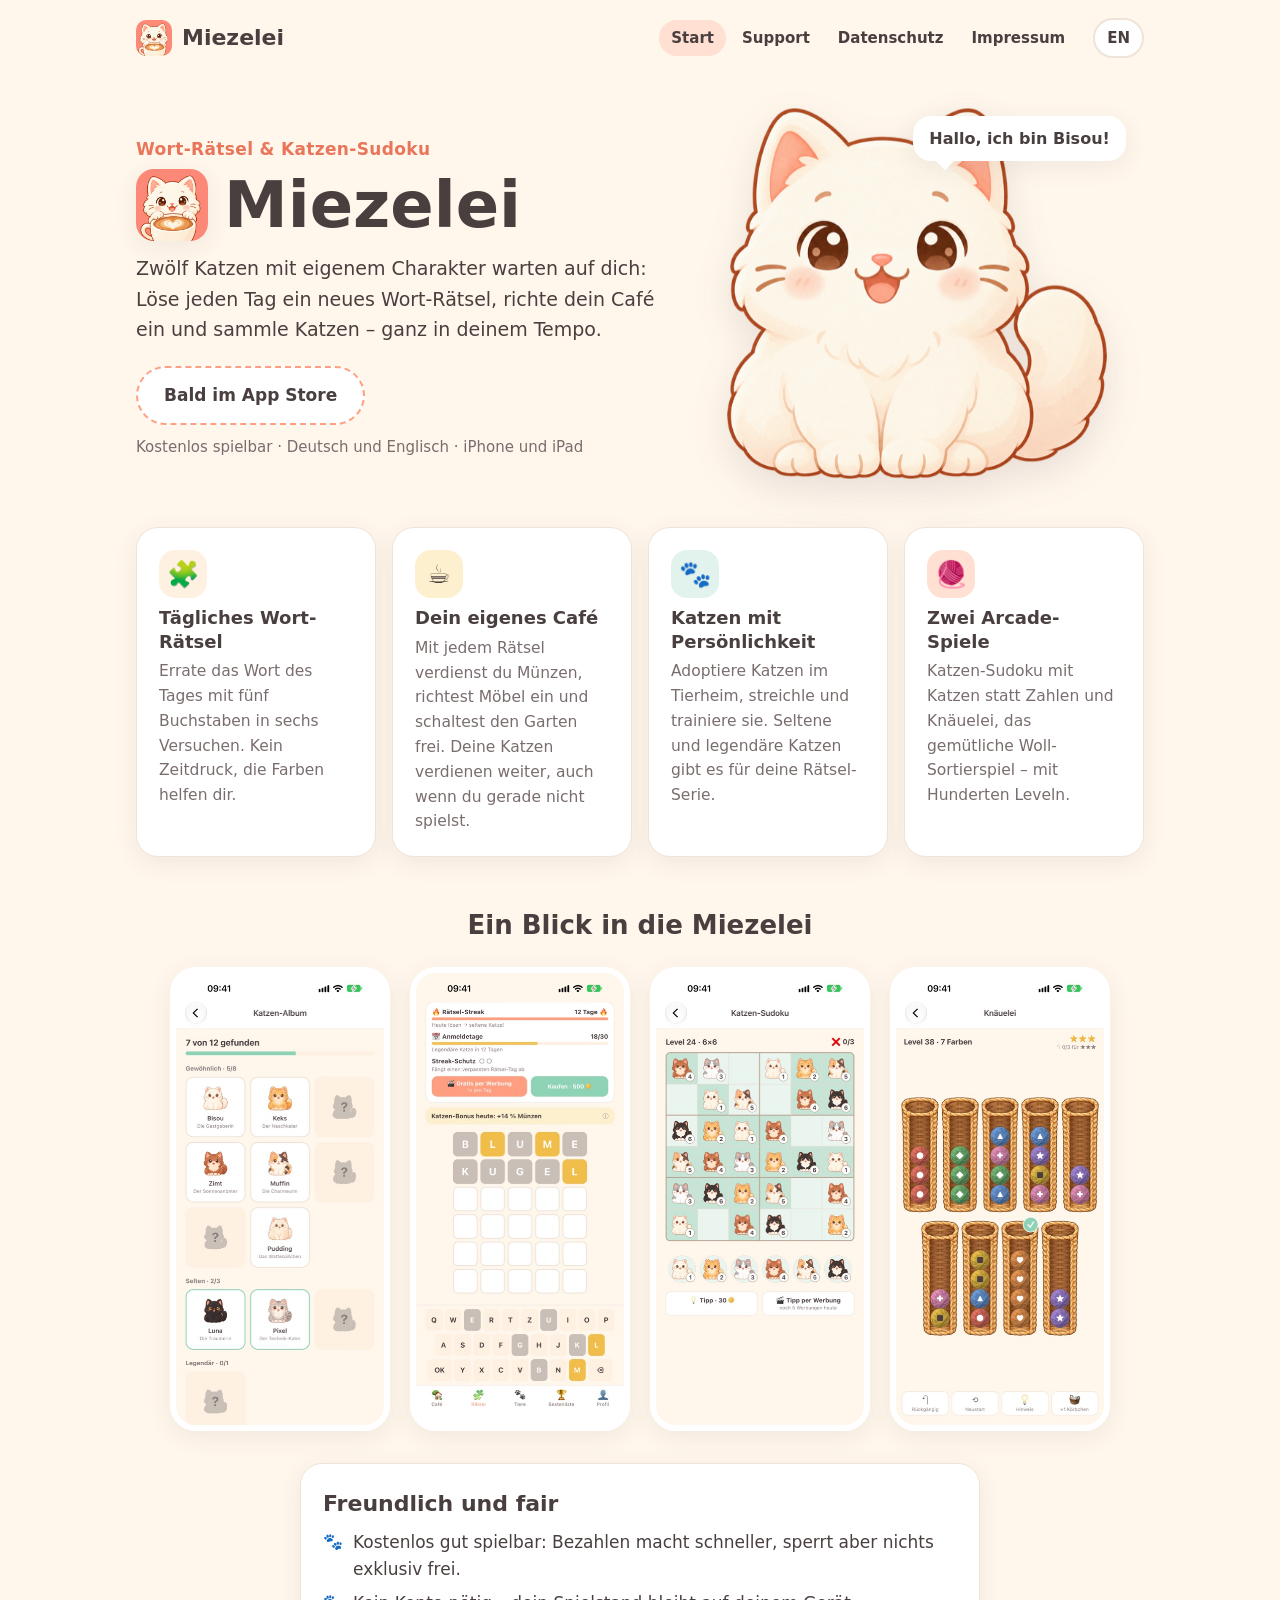
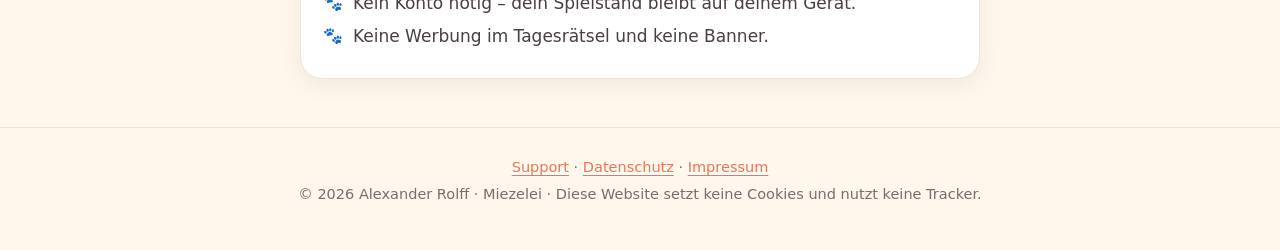
<file: index.html>
<!doctype html>
<html lang="de">
<head>
<meta charset="utf-8">
<meta name="viewport" content="width=device-width, initial-scale=1">
<title>Miezelei – Wort-Rätsel &amp; Katzen-Sudoku</title>
<meta name="description" content="Tägliches Wort-Rätsel, Katzen sammeln, Café einrichten – plus Katzen-Sudoku und Knäuelei. Kostenlos für iPhone und iPad.">
<meta name="theme-color" content="#FFF6EC">
<link rel="canonical" href="https://miezelei.github.io/">
<link rel="alternate" hreflang="de" href="https://miezelei.github.io/">
<link rel="alternate" hreflang="en" href="https://miezelei.github.io/en/">
<link rel="icon" type="image/png" href="/assets/img/favicon-64.png">
<link rel="apple-touch-icon" href="/assets/img/apple-touch-icon.png">
<link rel="stylesheet" href="/assets/style.css">
</head>
<body>
<a class="skip" href="#inhalt">Zum Inhalt springen</a>
<header class="top">
  <a class="brand" href="/"><img src="/assets/img/favicon-64.png" alt="" width="36" height="36"><span>Miezelei</span></a>
  <nav aria-label="Hauptmenü"><a href="/" aria-current="page">Start</a><a href="/support/">Support</a><a href="/datenschutz/">Datenschutz</a><a href="/impressum/">Impressum</a></nav>
  <a class="lang" href="/en/" hreflang="en" lang="en" aria-label="English">EN</a>
</header>
<main id="inhalt" class="home">
<section class="hero">
  <div class="hero-text">
    <p class="eyebrow">Wort-Rätsel & Katzen-Sudoku</p>
    <h1><img class="hero-icon" src="/assets/img/icon-512.png" alt="" width="72" height="72">Miezelei</h1>
    <p class="lead">Zwölf Katzen mit eigenem Charakter warten auf dich: Löse jeden Tag ein neues Wort-Rätsel, richte dein Café ein und sammle Katzen – ganz in deinem Tempo.</p>
    <p class="cta"><span class="button soon" aria-disabled="true">Bald im App Store</span></p>
    <p class="facts">Kostenlos spielbar · Deutsch und Englisch · iPhone und iPad</p>
  </div>
  <figure class="hero-cat">
    <span class="bubble">Hallo, ich bin Bisou!</span>
    <img src="/assets/img/bisou.png" alt="Bisou, eine weiße Katze, sitzt und schaut freundlich" width="520" height="508">
  </figure>
</section>
<section class="features">
  <article class="card"><span class="icon" aria-hidden="true">🧩</span><h2>Tägliches Wort-Rätsel</h2><p>Errate das Wort des Tages mit fünf Buchstaben in sechs Versuchen. Kein Zeitdruck, die Farben helfen dir.</p></article>
  <article class="card"><span class="icon" aria-hidden="true">☕</span><h2>Dein eigenes Café</h2><p>Mit jedem Rätsel verdienst du Münzen, richtest Möbel ein und schaltest den Garten frei. Deine Katzen verdienen weiter, auch wenn du gerade nicht spielst.</p></article>
  <article class="card"><span class="icon" aria-hidden="true">🐾</span><h2>Katzen mit Persönlichkeit</h2><p>Adoptiere Katzen im Tierheim, streichle und trainiere sie. Seltene und legendäre Katzen gibt es für deine Rätsel-Serie.</p></article>
  <article class="card"><span class="icon" aria-hidden="true">🧶</span><h2>Zwei Arcade-Spiele</h2><p>Katzen-Sudoku mit Katzen statt Zahlen und Knäuelei, das gemütliche Woll-Sortierspiel – mit Hunderten Leveln.</p></article>
</section>
<section class="shots">
  <h2>Ein Blick in die Miezelei</h2>
  <div class="shot-row">
    <img src="/assets/img/de-02-album.jpg" alt="Das Katzen-Album" width="414" height="900" loading="lazy">
    <img src="/assets/img/de-03-tagesraetsel.jpg" alt="Das Tagesrätsel" width="414" height="900" loading="lazy">
    <img src="/assets/img/de-05-katzen-sudoku.jpg" alt="Ein Level im Katzen-Sudoku" width="414" height="900" loading="lazy">
    <img src="/assets/img/de-06-knaeuelei.jpg" alt="Ein Level in der Knäuelei" width="414" height="900" loading="lazy">
  </div>
</section>
<section class="card fair">
  <h2>Freundlich und fair</h2>
  <ul><li>Kostenlos gut spielbar: Bezahlen macht schneller, sperrt aber nichts exklusiv frei.</li><li>Kein Konto nötig – dein Spielstand bleibt auf deinem Gerät.</li><li>Keine Werbung im Tagesrätsel und keine Banner.</li></ul>
</section>
</main>
<footer>
  <p><a href="/support/">Support</a> · <a href="/datenschutz/">Datenschutz</a> · <a href="/impressum/">Impressum</a></p>
  <p>© 2026 Alexander Rolff · Miezelei · Diese Website setzt keine Cookies und nutzt keine Tracker.</p>
</footer>
</body>
</html>
</file>
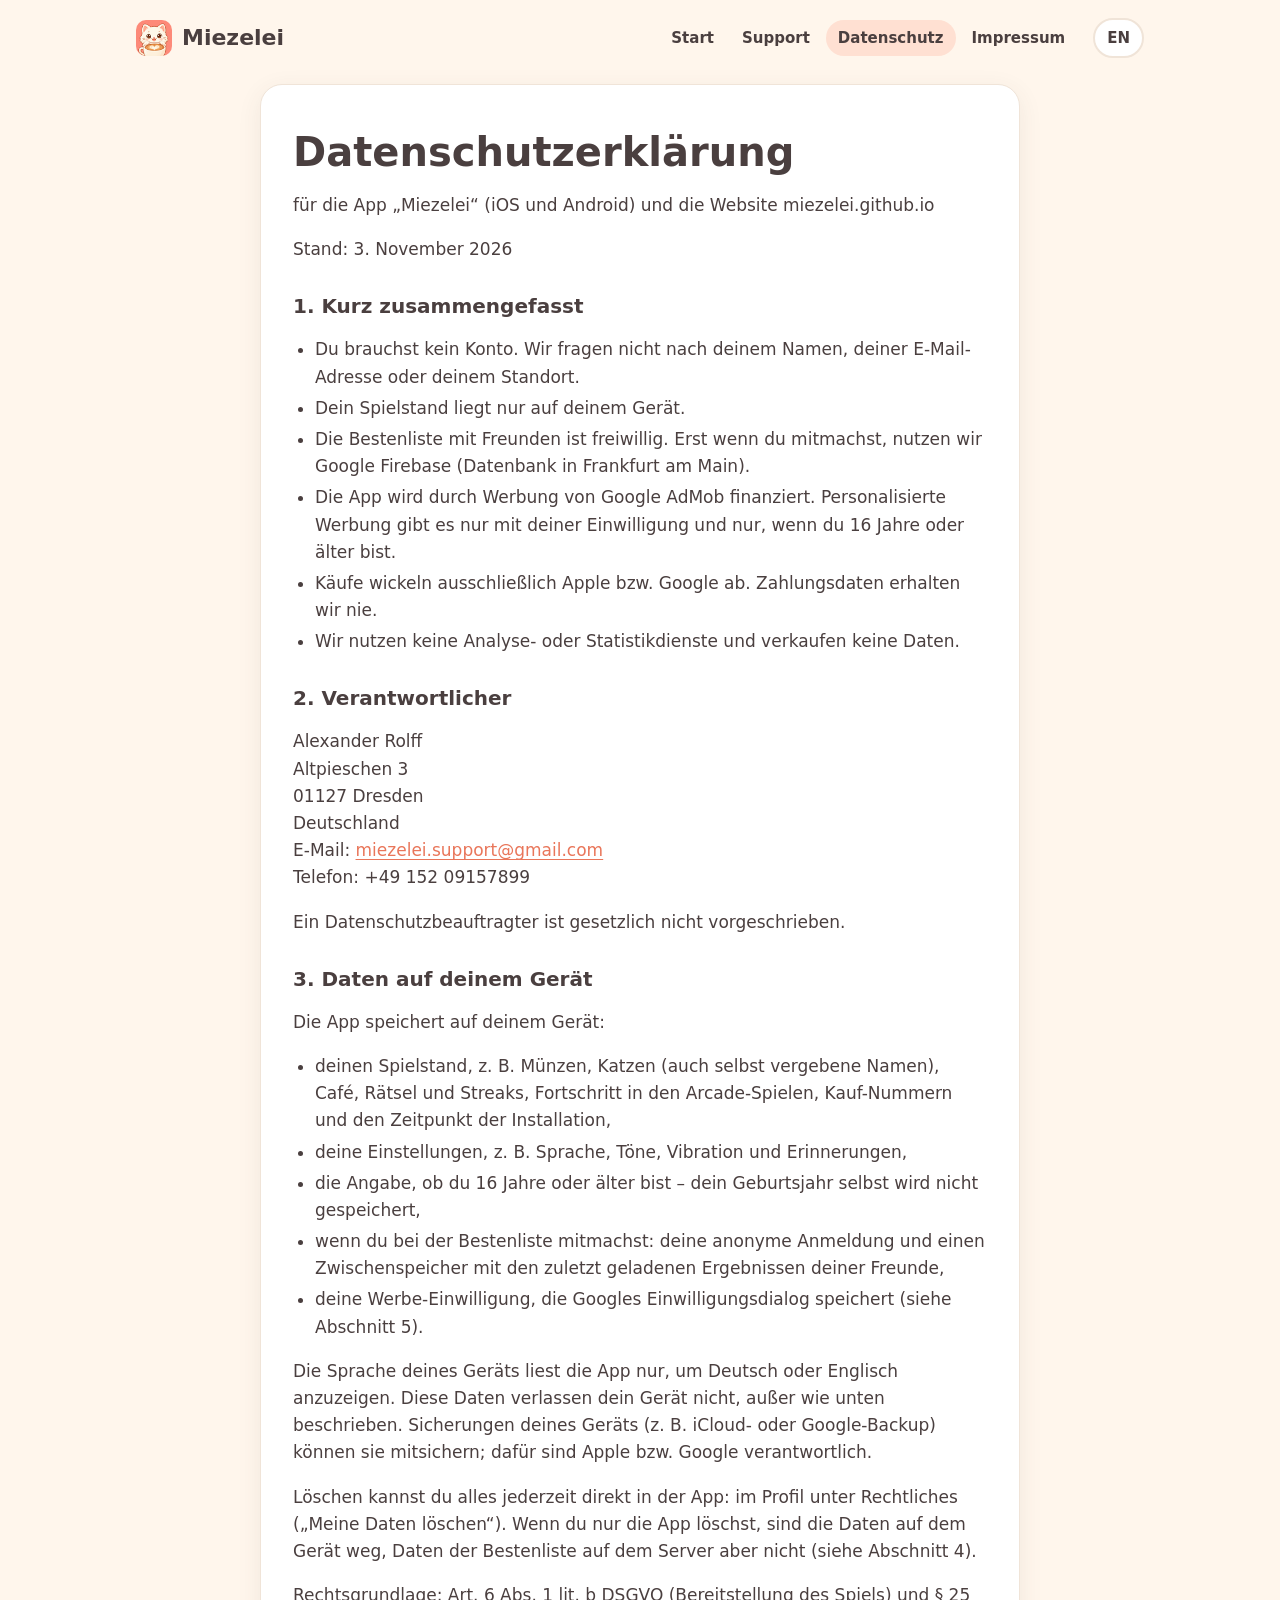
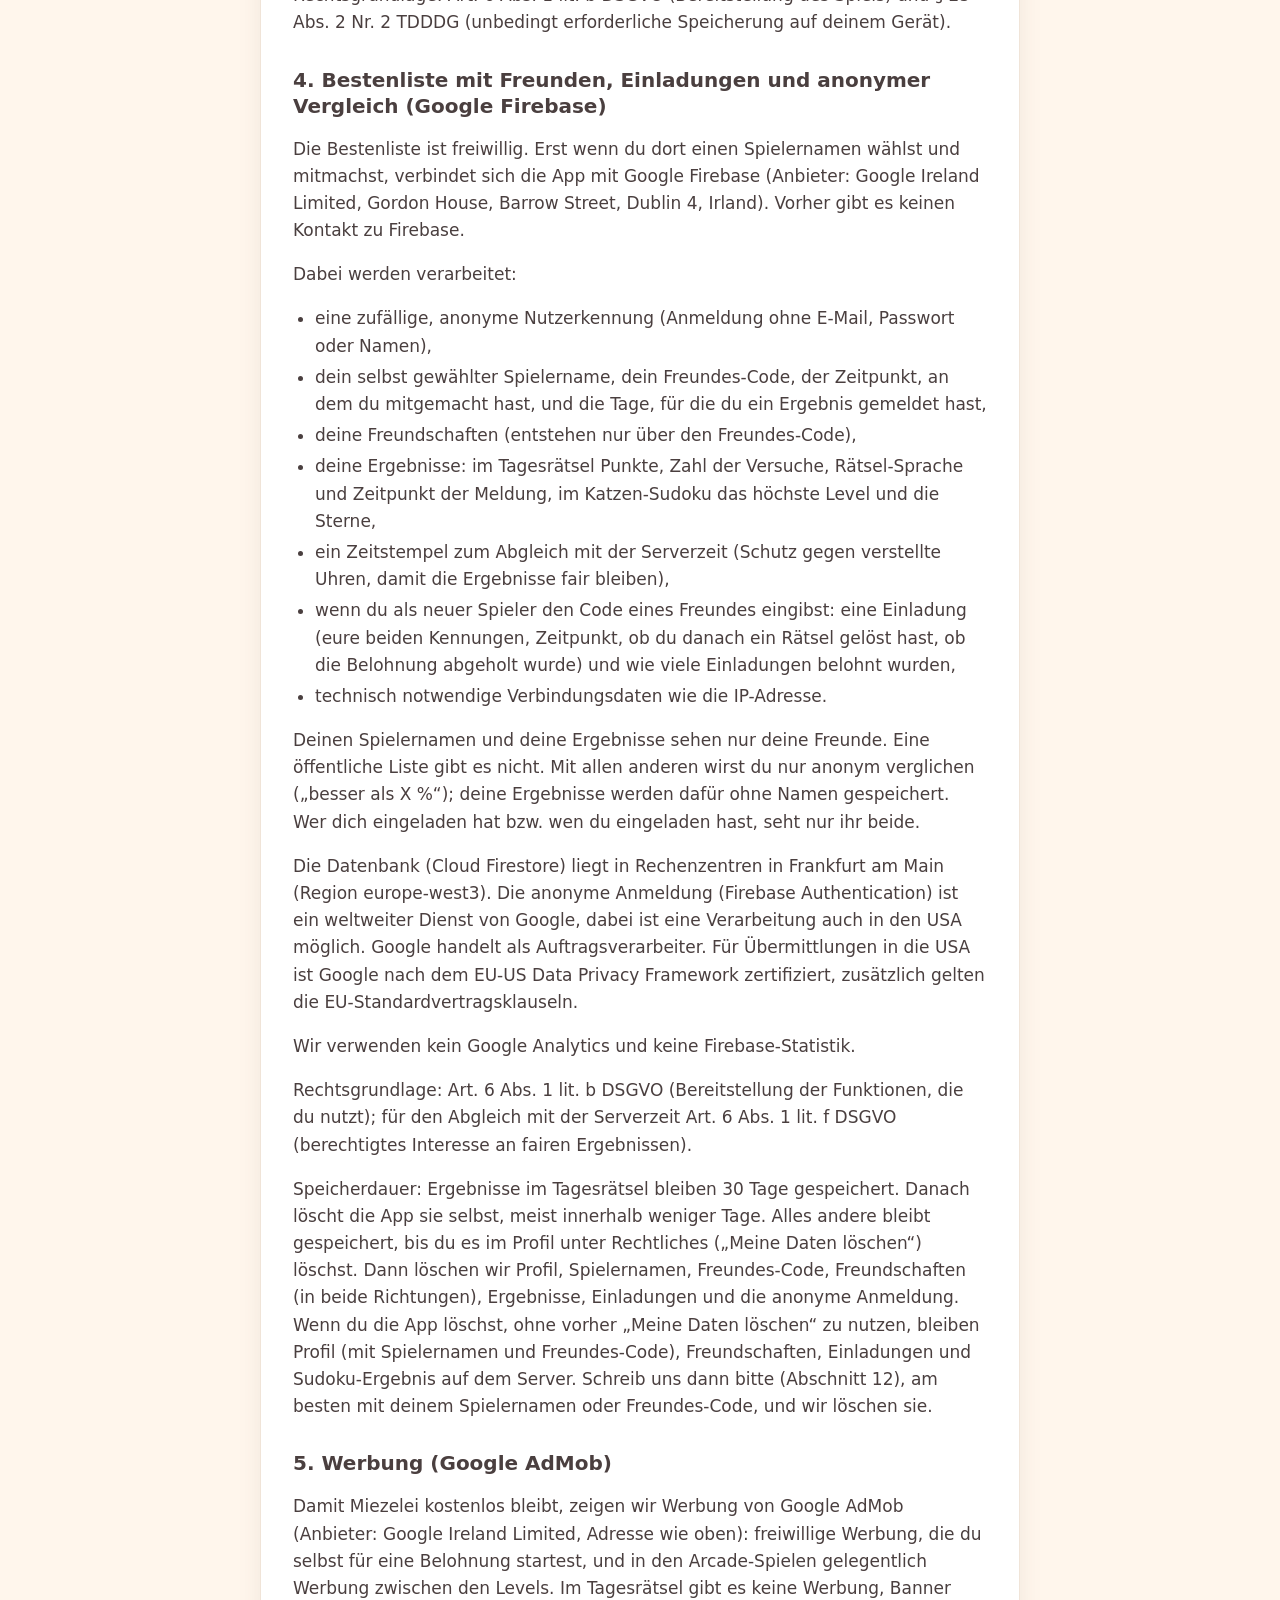
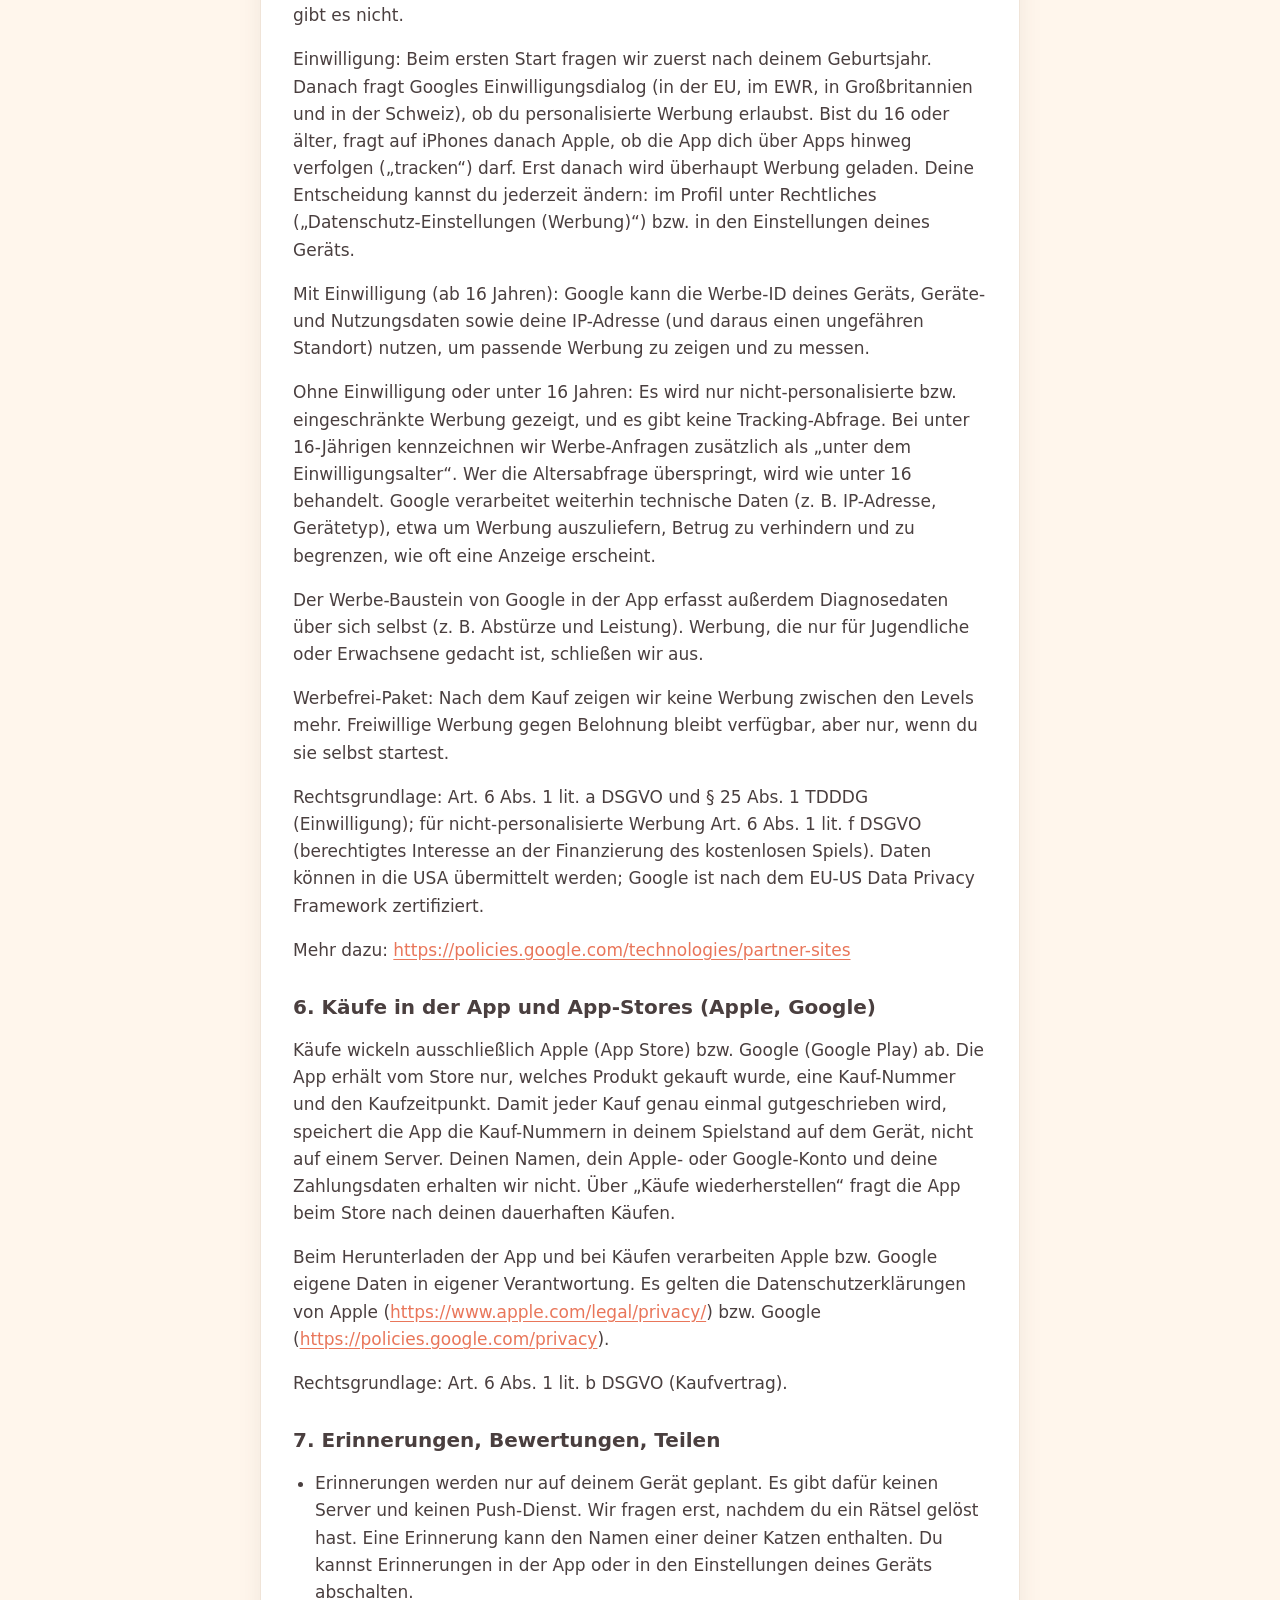
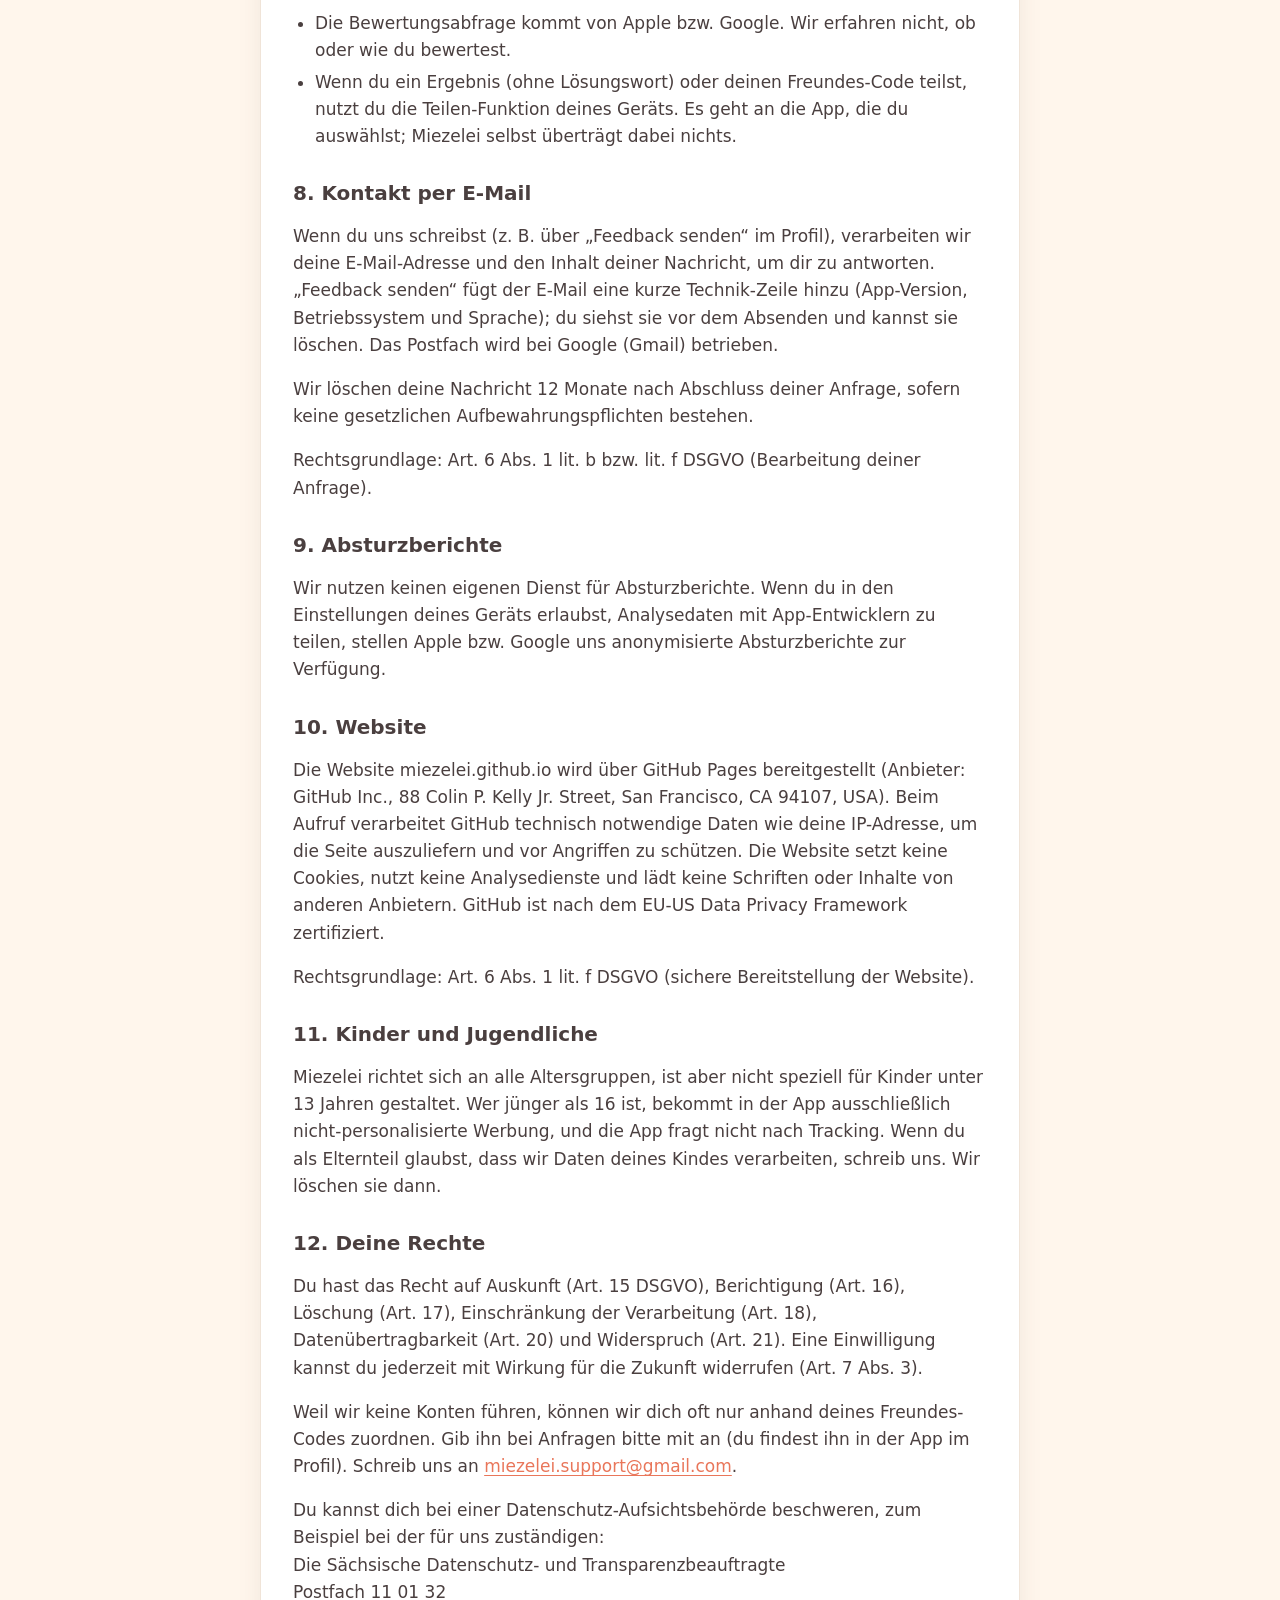
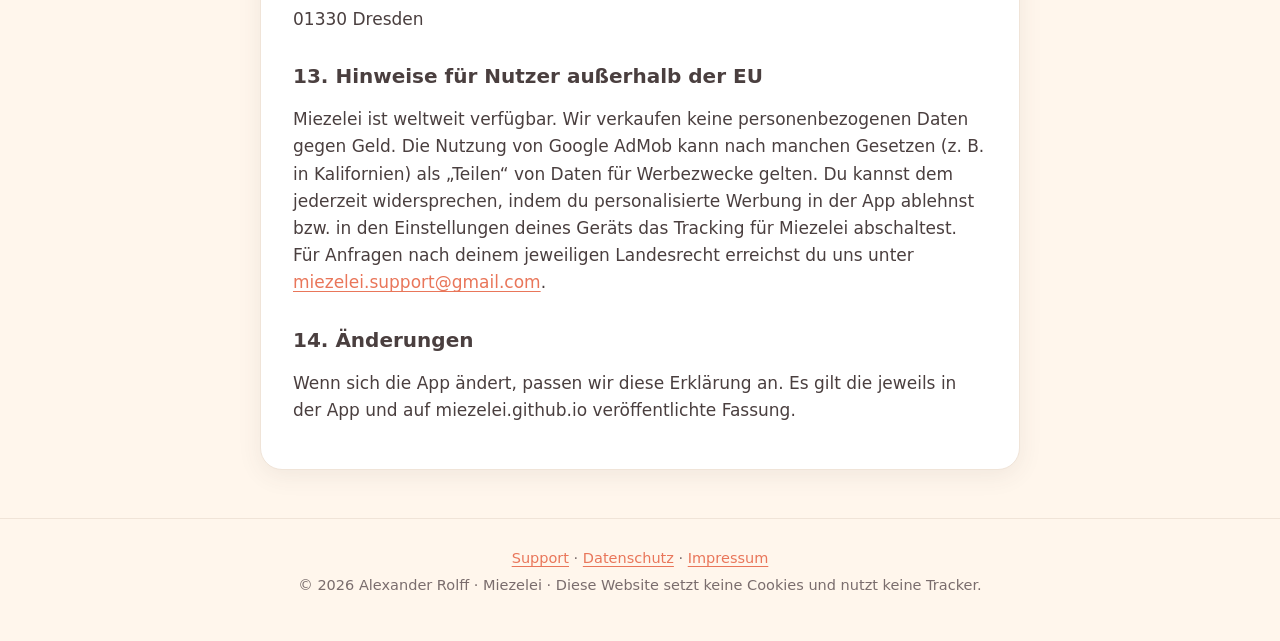
<file: datenschutz/index.html>
<!doctype html>
<html lang="de">
<head>
<meta charset="utf-8">
<meta name="viewport" content="width=device-width, initial-scale=1">
<title>Datenschutzerklärung – Miezelei</title>
<meta name="description" content="Datenschutzerklärung für die App Miezelei und miezelei.github.io.">
<meta name="theme-color" content="#FFF6EC">
<link rel="canonical" href="https://miezelei.github.io/datenschutz/">
<link rel="alternate" hreflang="de" href="https://miezelei.github.io/datenschutz/">
<link rel="alternate" hreflang="en" href="https://miezelei.github.io/en/privacy/">
<link rel="icon" type="image/png" href="/assets/img/favicon-64.png">
<link rel="apple-touch-icon" href="/assets/img/apple-touch-icon.png">
<link rel="stylesheet" href="/assets/style.css">
</head>
<body>
<a class="skip" href="#inhalt">Zum Inhalt springen</a>
<header class="top">
  <a class="brand" href="/"><img src="/assets/img/favicon-64.png" alt="" width="36" height="36"><span>Miezelei</span></a>
  <nav aria-label="Hauptmenü"><a href="/">Start</a><a href="/support/">Support</a><a href="/datenschutz/" aria-current="page">Datenschutz</a><a href="/impressum/">Impressum</a></nav>
  <a class="lang" href="/en/privacy/" hreflang="en" lang="en" aria-label="English">EN</a>
</header>
<main id="inhalt" class="">
<article class="page legal">
<h1>Datenschutzerklärung</h1>
<p>für die App „Miezelei“ (iOS und Android) und die Website miezelei.github.io</p>
<p>Stand: 3. November 2026</p>
<h2 id="1-kurz-zusammengefasst">1. Kurz zusammengefasst</h2>
<ul><li>Du brauchst kein Konto. Wir fragen nicht nach deinem Namen, deiner E-Mail-Adresse oder deinem Standort.</li><li>Dein Spielstand liegt nur auf deinem Gerät.</li><li>Die Bestenliste mit Freunden ist freiwillig. Erst wenn du mitmachst, nutzen wir Google Firebase (Datenbank in Frankfurt am Main).</li><li>Die App wird durch Werbung von Google AdMob finanziert. Personalisierte Werbung gibt es nur mit deiner Einwilligung und nur, wenn du 16 Jahre oder älter bist.</li><li>Käufe wickeln ausschließlich Apple bzw. Google ab. Zahlungsdaten erhalten wir nie.</li><li>Wir nutzen keine Analyse- oder Statistikdienste und verkaufen keine Daten.</li></ul>
<h2 id="2-verantwortlicher">2. Verantwortlicher</h2>
<p>Alexander Rolff<br>Altpieschen 3<br>01127 Dresden<br>Deutschland<br>E-Mail: <a href="mailto:miezelei.support@gmail.com">miezelei.support@gmail.com</a><br>Telefon: +49 152 09157899</p>
<p>Ein Datenschutzbeauftragter ist gesetzlich nicht vorgeschrieben.</p>
<h2 id="3-daten-auf-deinem-gerat">3. Daten auf deinem Gerät</h2>
<p>Die App speichert auf deinem Gerät:</p>
<ul><li>deinen Spielstand, z. B. Münzen, Katzen (auch selbst vergebene Namen), Café, Rätsel und Streaks, Fortschritt in den Arcade-Spielen, Kauf-Nummern und den Zeitpunkt der Installation,</li><li>deine Einstellungen, z. B. Sprache, Töne, Vibration und Erinnerungen,</li><li>die Angabe, ob du 16 Jahre oder älter bist – dein Geburtsjahr selbst wird nicht gespeichert,</li><li>wenn du bei der Bestenliste mitmachst: deine anonyme Anmeldung und einen Zwischenspeicher mit den zuletzt geladenen Ergebnissen deiner Freunde,</li><li>deine Werbe-Einwilligung, die Googles Einwilligungsdialog speichert (siehe Abschnitt 5).</li></ul>
<p>Die Sprache deines Geräts liest die App nur, um Deutsch oder Englisch anzuzeigen. Diese Daten verlassen dein Gerät nicht, außer wie unten beschrieben. Sicherungen deines Geräts (z. B. iCloud- oder Google-Backup) können sie mitsichern; dafür sind Apple bzw. Google verantwortlich.</p>
<p>Löschen kannst du alles jederzeit direkt in der App: im Profil unter Rechtliches („Meine Daten löschen“). Wenn du nur die App löschst, sind die Daten auf dem Gerät weg, Daten der Bestenliste auf dem Server aber nicht (siehe Abschnitt 4).</p>
<p>Rechtsgrundlage: Art. 6 Abs. 1 lit. b DSGVO (Bereitstellung des Spiels) und § 25 Abs. 2 Nr. 2 TDDDG (unbedingt erforderliche Speicherung auf deinem Gerät).</p>
<h2 id="4-bestenliste-mit-freunden-einladungen-und-anonymer-vergleich-google-firebase">4. Bestenliste mit Freunden, Einladungen und anonymer Vergleich (Google Firebase)</h2>
<p>Die Bestenliste ist freiwillig. Erst wenn du dort einen Spielernamen wählst und mitmachst, verbindet sich die App mit Google Firebase (Anbieter: Google Ireland Limited, Gordon House, Barrow Street, Dublin 4, Irland). Vorher gibt es keinen Kontakt zu Firebase.</p>
<p>Dabei werden verarbeitet:</p>
<ul><li>eine zufällige, anonyme Nutzerkennung (Anmeldung ohne E-Mail, Passwort oder Namen),</li><li>dein selbst gewählter Spielername, dein Freundes-Code, der Zeitpunkt, an dem du mitgemacht hast, und die Tage, für die du ein Ergebnis gemeldet hast,</li><li>deine Freundschaften (entstehen nur über den Freundes-Code),</li><li>deine Ergebnisse: im Tagesrätsel Punkte, Zahl der Versuche, Rätsel-Sprache und Zeitpunkt der Meldung, im Katzen-Sudoku das höchste Level und die Sterne,</li><li>ein Zeitstempel zum Abgleich mit der Serverzeit (Schutz gegen verstellte Uhren, damit die Ergebnisse fair bleiben),</li><li>wenn du als neuer Spieler den Code eines Freundes eingibst: eine Einladung (eure beiden Kennungen, Zeitpunkt, ob du danach ein Rätsel gelöst hast, ob die Belohnung abgeholt wurde) und wie viele Einladungen belohnt wurden,</li><li>technisch notwendige Verbindungsdaten wie die IP-Adresse.</li></ul>
<p>Deinen Spielernamen und deine Ergebnisse sehen nur deine Freunde. Eine öffentliche Liste gibt es nicht. Mit allen anderen wirst du nur anonym verglichen („besser als X %“); deine Ergebnisse werden dafür ohne Namen gespeichert. Wer dich eingeladen hat bzw. wen du eingeladen hast, seht nur ihr beide.</p>
<p>Die Datenbank (Cloud Firestore) liegt in Rechenzentren in Frankfurt am Main (Region europe-west3). Die anonyme Anmeldung (Firebase Authentication) ist ein weltweiter Dienst von Google, dabei ist eine Verarbeitung auch in den USA möglich. Google handelt als Auftragsverarbeiter. Für Übermittlungen in die USA ist Google nach dem EU-US Data Privacy Framework zertifiziert, zusätzlich gelten die EU-Standardvertragsklauseln.</p>
<p>Wir verwenden kein Google Analytics und keine Firebase-Statistik.</p>
<p>Rechtsgrundlage: Art. 6 Abs. 1 lit. b DSGVO (Bereitstellung der Funktionen, die du nutzt); für den Abgleich mit der Serverzeit Art. 6 Abs. 1 lit. f DSGVO (berechtigtes Interesse an fairen Ergebnissen).</p>
<p>Speicherdauer: Ergebnisse im Tagesrätsel bleiben 30 Tage gespeichert. Danach löscht die App sie selbst, meist innerhalb weniger Tage. Alles andere bleibt gespeichert, bis du es im Profil unter Rechtliches („Meine Daten löschen“) löschst. Dann löschen wir Profil, Spielernamen, Freundes-Code, Freundschaften (in beide Richtungen), Ergebnisse, Einladungen und die anonyme Anmeldung. Wenn du die App löschst, ohne vorher „Meine Daten löschen“ zu nutzen, bleiben Profil (mit Spielernamen und Freundes-Code), Freundschaften, Einladungen und Sudoku-Ergebnis auf dem Server. Schreib uns dann bitte (Abschnitt 12), am besten mit deinem Spielernamen oder Freundes-Code, und wir löschen sie.</p>
<h2 id="5-werbung-google-admob">5. Werbung (Google AdMob)</h2>
<p>Damit Miezelei kostenlos bleibt, zeigen wir Werbung von Google AdMob (Anbieter: Google Ireland Limited, Adresse wie oben): freiwillige Werbung, die du selbst für eine Belohnung startest, und in den Arcade-Spielen gelegentlich Werbung zwischen den Levels. Im Tagesrätsel gibt es keine Werbung, Banner gibt es nicht.</p>
<p>Einwilligung: Beim ersten Start fragen wir zuerst nach deinem Geburtsjahr. Danach fragt Googles Einwilligungsdialog (in der EU, im EWR, in Großbritannien und in der Schweiz), ob du personalisierte Werbung erlaubst. Bist du 16 oder älter, fragt auf iPhones danach Apple, ob die App dich über Apps hinweg verfolgen („tracken“) darf. Erst danach wird überhaupt Werbung geladen. Deine Entscheidung kannst du jederzeit ändern: im Profil unter Rechtliches („Datenschutz-Einstellungen (Werbung)“) bzw. in den Einstellungen deines Geräts.</p>
<p>Mit Einwilligung (ab 16 Jahren): Google kann die Werbe-ID deines Geräts, Geräte- und Nutzungsdaten sowie deine IP-Adresse (und daraus einen ungefähren Standort) nutzen, um passende Werbung zu zeigen und zu messen.</p>
<p>Ohne Einwilligung oder unter 16 Jahren: Es wird nur nicht-personalisierte bzw. eingeschränkte Werbung gezeigt, und es gibt keine Tracking-Abfrage. Bei unter 16-Jährigen kennzeichnen wir Werbe-Anfragen zusätzlich als „unter dem Einwilligungsalter“. Wer die Altersabfrage überspringt, wird wie unter 16 behandelt. Google verarbeitet weiterhin technische Daten (z. B. IP-Adresse, Gerätetyp), etwa um Werbung auszuliefern, Betrug zu verhindern und zu begrenzen, wie oft eine Anzeige erscheint.</p>
<p>Der Werbe-Baustein von Google in der App erfasst außerdem Diagnosedaten über sich selbst (z. B. Abstürze und Leistung). Werbung, die nur für Jugendliche oder Erwachsene gedacht ist, schließen wir aus.</p>
<p>Werbefrei-Paket: Nach dem Kauf zeigen wir keine Werbung zwischen den Levels mehr. Freiwillige Werbung gegen Belohnung bleibt verfügbar, aber nur, wenn du sie selbst startest.</p>
<p>Rechtsgrundlage: Art. 6 Abs. 1 lit. a DSGVO und § 25 Abs. 1 TDDDG (Einwilligung); für nicht-personalisierte Werbung Art. 6 Abs. 1 lit. f DSGVO (berechtigtes Interesse an der Finanzierung des kostenlosen Spiels). Daten können in die USA übermittelt werden; Google ist nach dem EU-US Data Privacy Framework zertifiziert.</p>
<p>Mehr dazu: <a href="https://policies.google.com/technologies/partner-sites">https://policies.google.com/technologies/partner-sites</a></p>
<h2 id="6-kaufe-in-der-app-und-app-stores-apple-google">6. Käufe in der App und App-Stores (Apple, Google)</h2>
<p>Käufe wickeln ausschließlich Apple (App Store) bzw. Google (Google Play) ab. Die App erhält vom Store nur, welches Produkt gekauft wurde, eine Kauf-Nummer und den Kaufzeitpunkt. Damit jeder Kauf genau einmal gutgeschrieben wird, speichert die App die Kauf-Nummern in deinem Spielstand auf dem Gerät, nicht auf einem Server. Deinen Namen, dein Apple- oder Google-Konto und deine Zahlungsdaten erhalten wir nicht. Über „Käufe wiederherstellen“ fragt die App beim Store nach deinen dauerhaften Käufen.</p>
<p>Beim Herunterladen der App und bei Käufen verarbeiten Apple bzw. Google eigene Daten in eigener Verantwortung. Es gelten die Datenschutzerklärungen von Apple (<a href="https://www.apple.com/legal/privacy/">https://www.apple.com/legal/privacy/</a>) bzw. Google (<a href="https://policies.google.com/privacy">https://policies.google.com/privacy</a>).</p>
<p>Rechtsgrundlage: Art. 6 Abs. 1 lit. b DSGVO (Kaufvertrag).</p>
<h2 id="7-erinnerungen-bewertungen-teilen">7. Erinnerungen, Bewertungen, Teilen</h2>
<ul><li>Erinnerungen werden nur auf deinem Gerät geplant. Es gibt dafür keinen Server und keinen Push-Dienst. Wir fragen erst, nachdem du ein Rätsel gelöst hast. Eine Erinnerung kann den Namen einer deiner Katzen enthalten. Du kannst Erinnerungen in der App oder in den Einstellungen deines Geräts abschalten.</li><li>Die Bewertungsabfrage kommt von Apple bzw. Google. Wir erfahren nicht, ob oder wie du bewertest.</li><li>Wenn du ein Ergebnis (ohne Lösungswort) oder deinen Freundes-Code teilst, nutzt du die Teilen-Funktion deines Geräts. Es geht an die App, die du auswählst; Miezelei selbst überträgt dabei nichts.</li></ul>
<h2 id="8-kontakt-per-e-mail">8. Kontakt per E-Mail</h2>
<p>Wenn du uns schreibst (z. B. über „Feedback senden“ im Profil), verarbeiten wir deine E-Mail-Adresse und den Inhalt deiner Nachricht, um dir zu antworten. „Feedback senden“ fügt der E-Mail eine kurze Technik-Zeile hinzu (App-Version, Betriebssystem und Sprache); du siehst sie vor dem Absenden und kannst sie löschen. Das Postfach wird bei Google (Gmail) betrieben.</p>
<p>Wir löschen deine Nachricht 12 Monate nach Abschluss deiner Anfrage, sofern keine gesetzlichen Aufbewahrungspflichten bestehen.</p>
<p>Rechtsgrundlage: Art. 6 Abs. 1 lit. b bzw. lit. f DSGVO (Bearbeitung deiner Anfrage).</p>
<h2 id="9-absturzberichte">9. Absturzberichte</h2>
<p>Wir nutzen keinen eigenen Dienst für Absturzberichte. Wenn du in den Einstellungen deines Geräts erlaubst, Analysedaten mit App-Entwicklern zu teilen, stellen Apple bzw. Google uns anonymisierte Absturzberichte zur Verfügung.</p>
<h2 id="10-website">10. Website</h2>
<p>Die Website miezelei.github.io wird über GitHub Pages bereitgestellt (Anbieter: GitHub Inc., 88 Colin P. Kelly Jr. Street, San Francisco, CA 94107, USA). Beim Aufruf verarbeitet GitHub technisch notwendige Daten wie deine IP-Adresse, um die Seite auszuliefern und vor Angriffen zu schützen. Die Website setzt keine Cookies, nutzt keine Analysedienste und lädt keine Schriften oder Inhalte von anderen Anbietern. GitHub ist nach dem EU-US Data Privacy Framework zertifiziert.</p>
<p>Rechtsgrundlage: Art. 6 Abs. 1 lit. f DSGVO (sichere Bereitstellung der Website).</p>
<h2 id="11-kinder-und-jugendliche">11. Kinder und Jugendliche</h2>
<p>Miezelei richtet sich an alle Altersgruppen, ist aber nicht speziell für Kinder unter 13 Jahren gestaltet. Wer jünger als 16 ist, bekommt in der App ausschließlich nicht-personalisierte Werbung, und die App fragt nicht nach Tracking. Wenn du als Elternteil glaubst, dass wir Daten deines Kindes verarbeiten, schreib uns. Wir löschen sie dann.</p>
<h2 id="12-deine-rechte">12. Deine Rechte</h2>
<p>Du hast das Recht auf Auskunft (Art. 15 DSGVO), Berichtigung (Art. 16), Löschung (Art. 17), Einschränkung der Verarbeitung (Art. 18), Datenübertragbarkeit (Art. 20) und Widerspruch (Art. 21). Eine Einwilligung kannst du jederzeit mit Wirkung für die Zukunft widerrufen (Art. 7 Abs. 3).</p>
<p>Weil wir keine Konten führen, können wir dich oft nur anhand deines Freundes-Codes zuordnen. Gib ihn bei Anfragen bitte mit an (du findest ihn in der App im Profil). Schreib uns an <a href="mailto:miezelei.support@gmail.com">miezelei.support@gmail.com</a>.</p>
<p>Du kannst dich bei einer Datenschutz-Aufsichtsbehörde beschweren, zum Beispiel bei der für uns zuständigen:<br>Die Sächsische Datenschutz- und Transparenzbeauftragte<br>Postfach 11 01 32<br>01330 Dresden</p>
<h2 id="13-hinweise-fur-nutzer-au-erhalb-der-eu">13. Hinweise für Nutzer außerhalb der EU</h2>
<p>Miezelei ist weltweit verfügbar. Wir verkaufen keine personenbezogenen Daten gegen Geld. Die Nutzung von Google AdMob kann nach manchen Gesetzen (z. B. in Kalifornien) als „Teilen“ von Daten für Werbezwecke gelten. Du kannst dem jederzeit widersprechen, indem du personalisierte Werbung in der App ablehnst bzw. in den Einstellungen deines Geräts das Tracking für Miezelei abschaltest. Für Anfragen nach deinem jeweiligen Landesrecht erreichst du uns unter <a href="mailto:miezelei.support@gmail.com">miezelei.support@gmail.com</a>.</p>
<h2 id="14-anderungen">14. Änderungen</h2>
<p>Wenn sich die App ändert, passen wir diese Erklärung an. Es gilt die jeweils in der App und auf miezelei.github.io veröffentlichte Fassung.</p>
</article>
</main>
<footer>
  <p><a href="/support/">Support</a> · <a href="/datenschutz/">Datenschutz</a> · <a href="/impressum/">Impressum</a></p>
  <p>© 2026 Alexander Rolff · Miezelei · Diese Website setzt keine Cookies und nutzt keine Tracker.</p>
</footer>
</body>
</html>
</file>
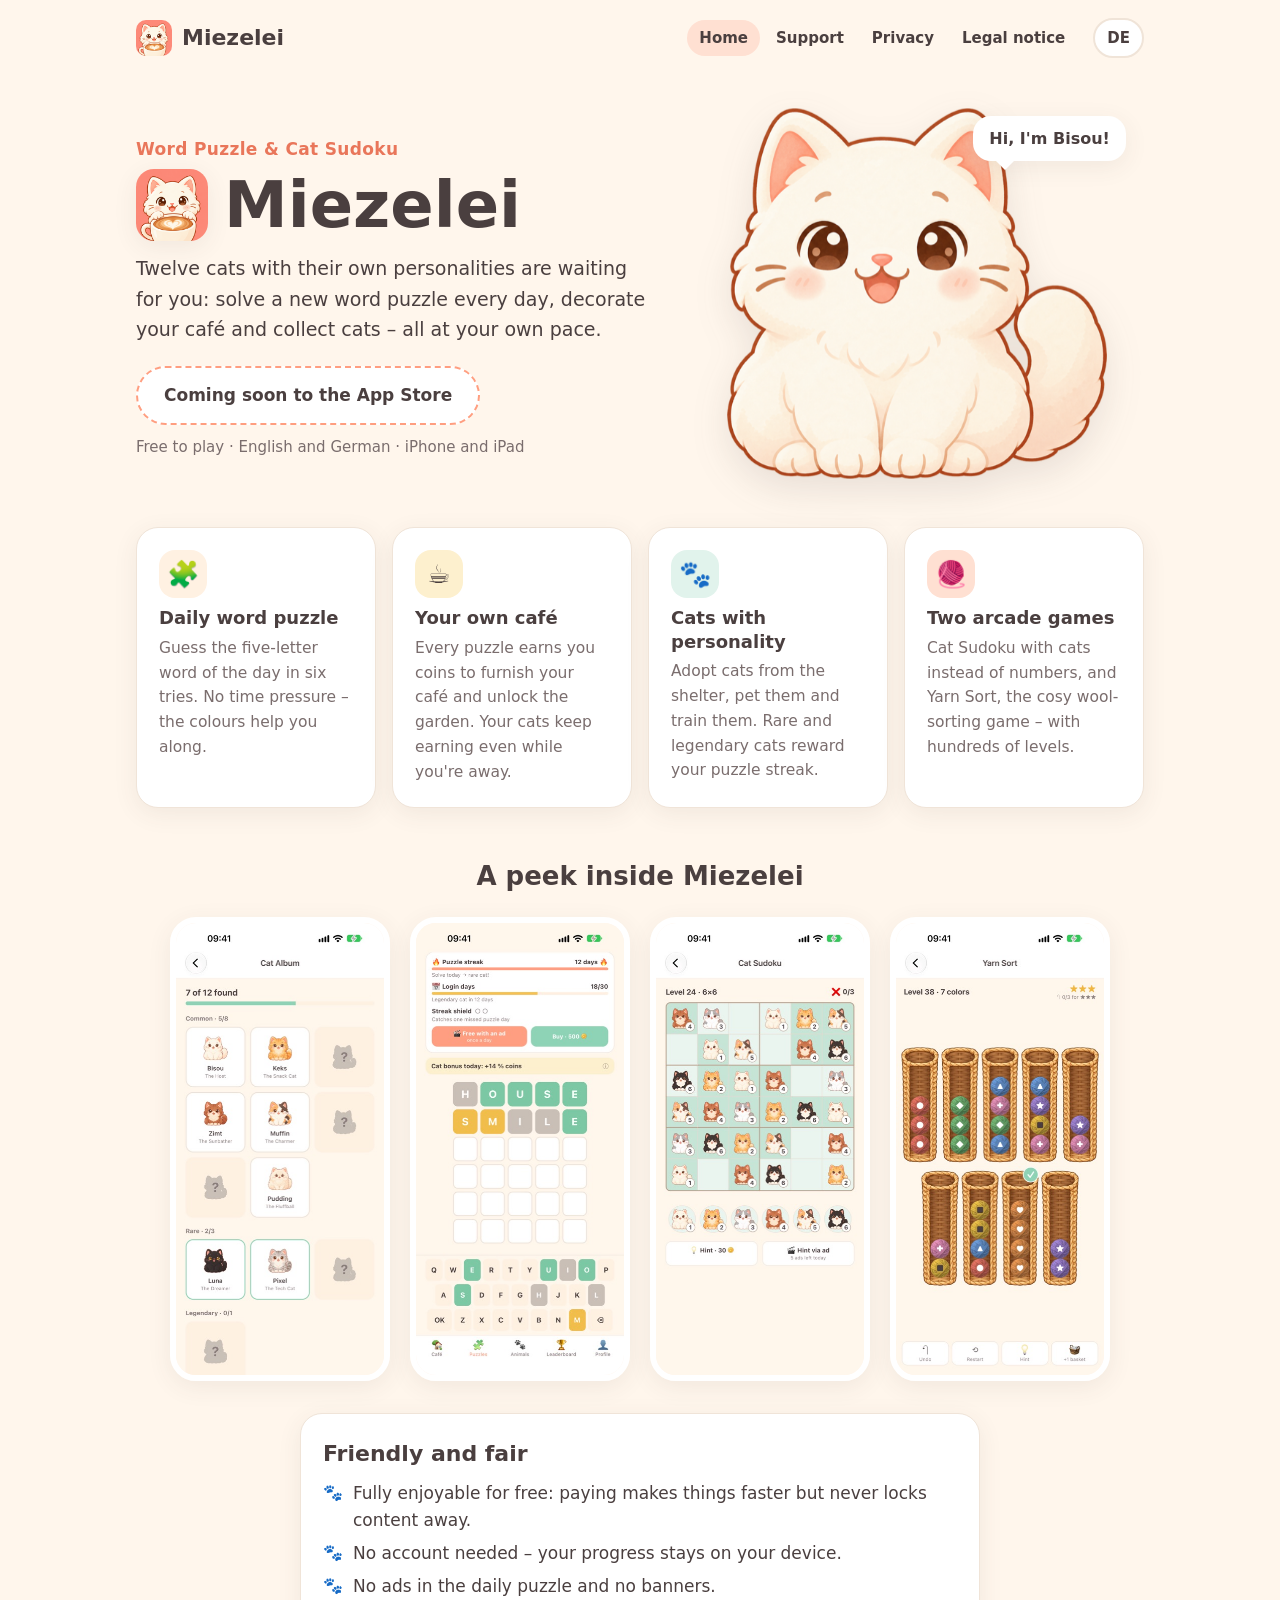
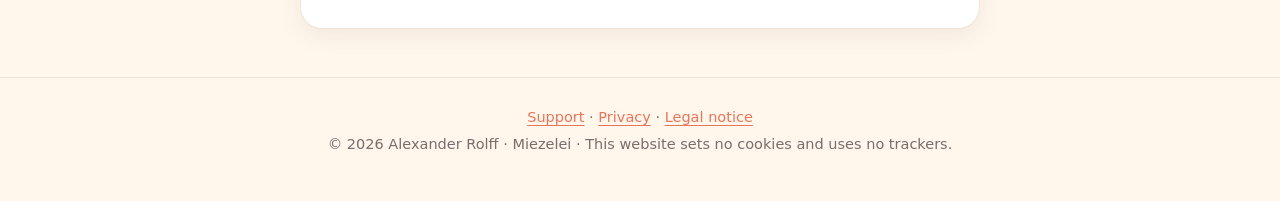
<file: en/index.html>
<!doctype html>
<html lang="en">
<head>
<meta charset="utf-8">
<meta name="viewport" content="width=device-width, initial-scale=1">
<title>Miezelei – Word Puzzle &amp; Cat Sudoku</title>
<meta name="description" content="A daily word puzzle, cats to collect, a café to decorate – plus Cat Sudoku and Yarn Sort. Free for iPhone and iPad.">
<meta name="theme-color" content="#FFF6EC">
<link rel="canonical" href="https://miezelei.github.io/en/">
<link rel="alternate" hreflang="de" href="https://miezelei.github.io/">
<link rel="alternate" hreflang="en" href="https://miezelei.github.io/en/">
<link rel="icon" type="image/png" href="/assets/img/favicon-64.png">
<link rel="apple-touch-icon" href="/assets/img/apple-touch-icon.png">
<link rel="stylesheet" href="/assets/style.css">
</head>
<body>
<a class="skip" href="#inhalt">Skip to content</a>
<header class="top">
  <a class="brand" href="/en/"><img src="/assets/img/favicon-64.png" alt="" width="36" height="36"><span>Miezelei</span></a>
  <nav aria-label="Main menu"><a href="/en/" aria-current="page">Home</a><a href="/en/support/">Support</a><a href="/en/privacy/">Privacy</a><a href="/en/legal-notice/">Legal notice</a></nav>
  <a class="lang" href="/" hreflang="de" lang="de" aria-label="Deutsch">DE</a>
</header>
<main id="inhalt" class="home">
<section class="hero">
  <div class="hero-text">
    <p class="eyebrow">Word Puzzle & Cat Sudoku</p>
    <h1><img class="hero-icon" src="/assets/img/icon-512.png" alt="" width="72" height="72">Miezelei</h1>
    <p class="lead">Twelve cats with their own personalities are waiting for you: solve a new word puzzle every day, decorate your café and collect cats – all at your own pace.</p>
    <p class="cta"><span class="button soon" aria-disabled="true">Coming soon to the App Store</span></p>
    <p class="facts">Free to play · English and German · iPhone and iPad</p>
  </div>
  <figure class="hero-cat">
    <span class="bubble">Hi, I'm Bisou!</span>
    <img src="/assets/img/bisou.png" alt="Bisou, a white cat, sitting and looking friendly" width="520" height="508">
  </figure>
</section>
<section class="features">
  <article class="card"><span class="icon" aria-hidden="true">🧩</span><h2>Daily word puzzle</h2><p>Guess the five-letter word of the day in six tries. No time pressure – the colours help you along.</p></article>
  <article class="card"><span class="icon" aria-hidden="true">☕</span><h2>Your own café</h2><p>Every puzzle earns you coins to furnish your café and unlock the garden. Your cats keep earning even while you're away.</p></article>
  <article class="card"><span class="icon" aria-hidden="true">🐾</span><h2>Cats with personality</h2><p>Adopt cats from the shelter, pet them and train them. Rare and legendary cats reward your puzzle streak.</p></article>
  <article class="card"><span class="icon" aria-hidden="true">🧶</span><h2>Two arcade games</h2><p>Cat Sudoku with cats instead of numbers, and Yarn Sort, the cosy wool-sorting game – with hundreds of levels.</p></article>
</section>
<section class="shots">
  <h2>A peek inside Miezelei</h2>
  <div class="shot-row">
    <img src="/assets/img/en-02-album.jpg" alt="The cat album" width="414" height="900" loading="lazy">
    <img src="/assets/img/en-03-tagesraetsel.jpg" alt="The daily puzzle" width="414" height="900" loading="lazy">
    <img src="/assets/img/en-05-katzen-sudoku.jpg" alt="A Cat Sudoku level" width="414" height="900" loading="lazy">
    <img src="/assets/img/en-06-knaeuelei.jpg" alt="A Yarn Sort level" width="414" height="900" loading="lazy">
  </div>
</section>
<section class="card fair">
  <h2>Friendly and fair</h2>
  <ul><li>Fully enjoyable for free: paying makes things faster but never locks content away.</li><li>No account needed – your progress stays on your device.</li><li>No ads in the daily puzzle and no banners.</li></ul>
</section>
</main>
<footer>
  <p><a href="/en/support/">Support</a> · <a href="/en/privacy/">Privacy</a> · <a href="/en/legal-notice/">Legal notice</a></p>
  <p>© 2026 Alexander Rolff · Miezelei · This website sets no cookies and uses no trackers.</p>
</footer>
</body>
</html>
</file>
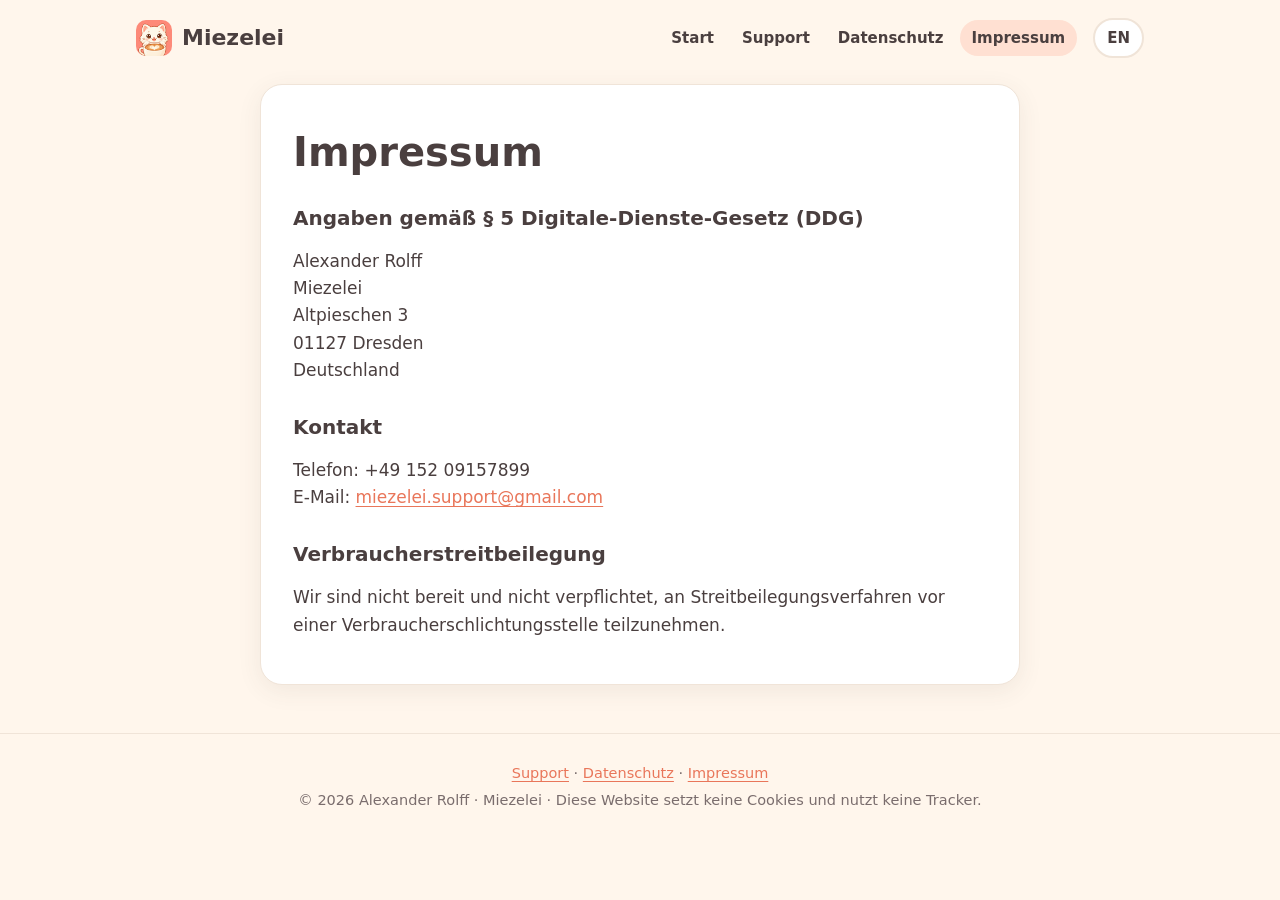
<file: impressum/index.html>
<!doctype html>
<html lang="de">
<head>
<meta charset="utf-8">
<meta name="viewport" content="width=device-width, initial-scale=1">
<title>Impressum – Miezelei</title>
<meta name="description" content="Impressum der App Miezelei.">
<meta name="theme-color" content="#FFF6EC">
<link rel="canonical" href="https://miezelei.github.io/impressum/">
<link rel="alternate" hreflang="de" href="https://miezelei.github.io/impressum/">
<link rel="alternate" hreflang="en" href="https://miezelei.github.io/en/legal-notice/">
<link rel="icon" type="image/png" href="/assets/img/favicon-64.png">
<link rel="apple-touch-icon" href="/assets/img/apple-touch-icon.png">
<link rel="stylesheet" href="/assets/style.css">
</head>
<body>
<a class="skip" href="#inhalt">Zum Inhalt springen</a>
<header class="top">
  <a class="brand" href="/"><img src="/assets/img/favicon-64.png" alt="" width="36" height="36"><span>Miezelei</span></a>
  <nav aria-label="Hauptmenü"><a href="/">Start</a><a href="/support/">Support</a><a href="/datenschutz/">Datenschutz</a><a href="/impressum/" aria-current="page">Impressum</a></nav>
  <a class="lang" href="/en/legal-notice/" hreflang="en" lang="en" aria-label="English">EN</a>
</header>
<main id="inhalt" class="">
<article class="page legal">
<h1>Impressum</h1>
<h2 id="angaben-gema-5-digitale-dienste-gesetz-ddg">Angaben gemäß § 5 Digitale-Dienste-Gesetz (DDG)</h2>
<p>Alexander Rolff<br>Miezelei<br>Altpieschen 3<br>01127 Dresden<br>Deutschland</p>
<h2 id="kontakt">Kontakt</h2>
<p>Telefon: +49 152 09157899<br>E-Mail: <a href="mailto:miezelei.support@gmail.com">miezelei.support@gmail.com</a></p>
<h2 id="verbraucherstreitbeilegung">Verbraucherstreitbeilegung</h2>
<p>Wir sind nicht bereit und nicht verpflichtet, an Streitbeilegungsverfahren vor einer Verbraucherschlichtungsstelle teilzunehmen.</p>
</article>
</main>
<footer>
  <p><a href="/support/">Support</a> · <a href="/datenschutz/">Datenschutz</a> · <a href="/impressum/">Impressum</a></p>
  <p>© 2026 Alexander Rolff · Miezelei · Diese Website setzt keine Cookies und nutzt keine Tracker.</p>
</footer>
</body>
</html>
</file>
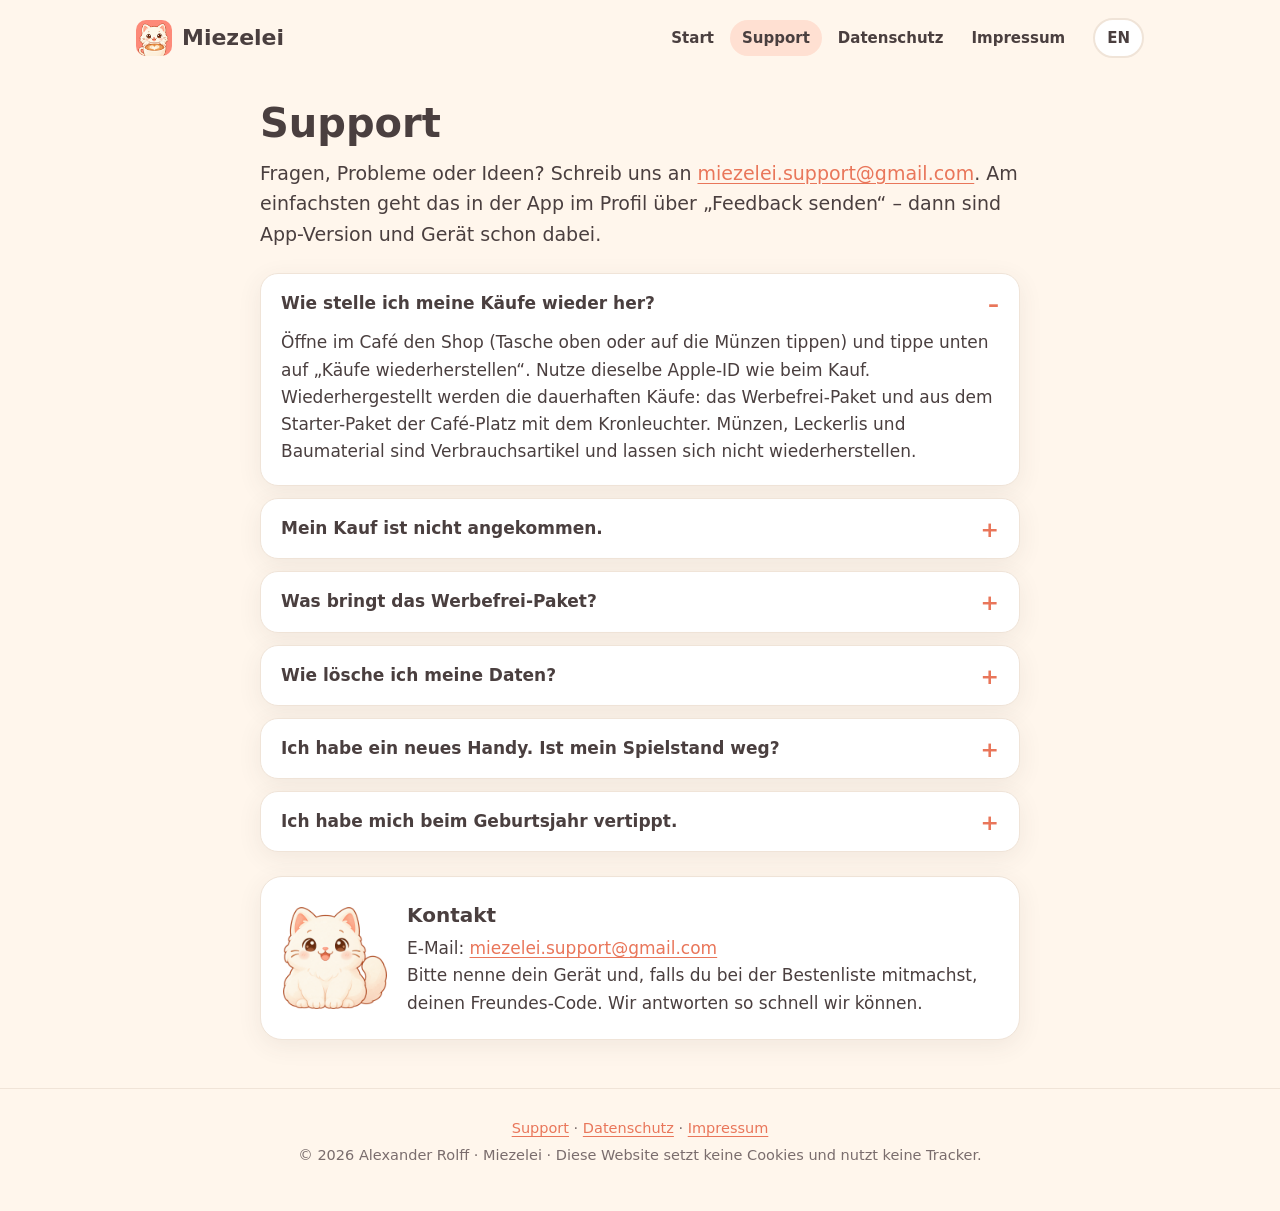
<file: support/index.html>
<!doctype html>
<html lang="de">
<head>
<meta charset="utf-8">
<meta name="viewport" content="width=device-width, initial-scale=1">
<title>Support – Miezelei</title>
<meta name="description" content="Hilfe zu Miezelei: Käufe wiederherstellen, Daten löschen, Werbefrei-Paket und Kontakt.">
<meta name="theme-color" content="#FFF6EC">
<link rel="canonical" href="https://miezelei.github.io/support/">
<link rel="alternate" hreflang="de" href="https://miezelei.github.io/support/">
<link rel="alternate" hreflang="en" href="https://miezelei.github.io/en/support/">
<link rel="icon" type="image/png" href="/assets/img/favicon-64.png">
<link rel="apple-touch-icon" href="/assets/img/apple-touch-icon.png">
<link rel="stylesheet" href="/assets/style.css">
</head>
<body>
<a class="skip" href="#inhalt">Zum Inhalt springen</a>
<header class="top">
  <a class="brand" href="/"><img src="/assets/img/favicon-64.png" alt="" width="36" height="36"><span>Miezelei</span></a>
  <nav aria-label="Hauptmenü"><a href="/">Start</a><a href="/support/" aria-current="page">Support</a><a href="/datenschutz/">Datenschutz</a><a href="/impressum/">Impressum</a></nav>
  <a class="lang" href="/en/support/" hreflang="en" lang="en" aria-label="English">EN</a>
</header>
<main id="inhalt" class="">
<div class="page">
<h1>Support</h1>
<p class="lead">Fragen, Probleme oder Ideen? Schreib uns an <a href="mailto:miezelei.support@gmail.com">miezelei.support@gmail.com</a>. Am einfachsten geht das in der App im Profil über „Feedback senden“ – dann sind App-Version und Gerät schon dabei.</p>
<div class="faq">
<details open><summary>Wie stelle ich meine Käufe wieder her?</summary><p>Öffne im Café den Shop (Tasche oben oder auf die Münzen tippen) und tippe unten auf „Käufe wiederherstellen“. Nutze dieselbe Apple-ID wie beim Kauf. Wiederhergestellt werden die dauerhaften Käufe: das Werbefrei-Paket und aus dem Starter-Paket der Café-Platz mit dem Kronleuchter. Münzen, Leckerlis und Baumaterial sind Verbrauchsartikel und lassen sich nicht wiederherstellen.</p></details>
<details><summary>Mein Kauf ist nicht angekommen.</summary><p>Schließe die App ganz und öffne sie wieder: Offene Käufe werden beim Start gutgeschrieben. Wartet ein Kauf noch auf Bestätigung (z. B. bei einer Kaufanfrage in der Familienfreigabe), kommt er, sobald er bestätigt ist. Hilft das nicht, schreib uns. Rückerstattungen kann nur Apple vornehmen: <a href="https://reportaproblem.apple.com">reportaproblem.apple.com</a>.</p></details>
<details><summary>Was bringt das Werbefrei-Paket?</summary><p>Es schaltet die Werbung ab, die in den Arcade-Spielen nach jedem zweiten Level kommt, und schenkt dir einmalig 1.000 Münzen. Freiwillige Werbung gegen Belohnung (z. B. für einen Tipp) kannst du weiter nutzen – sie kommt nur, wenn du sie selbst antippst. Im Tagesrätsel gibt es ohnehin nie Werbung.</p></details>
<details><summary>Wie lösche ich meine Daten?</summary><p>In der App im Profil unter Rechtliches: „Meine Daten löschen“. Das löscht deinen Spielstand auf dem Gerät und – falls du bei der Bestenliste mitmachst – auch Spielernamen, Freunde und Einträge auf dem Server. Hast du die App schon gelöscht, schreib uns mit deinem Spielernamen oder Freundes-Code, dann löschen wir die Daten auf dem Server für dich. Mehr dazu in der <a href="/datenschutz/">Datenschutzerklärung</a>.</p></details>
<details><summary>Ich habe ein neues Handy. Ist mein Spielstand weg?</summary><p>Dein Spielstand liegt nur auf deinem Gerät, ein Konto gibt es nicht. Richtest du das neue Gerät aus einem Backup oder per Übertragung vom alten Gerät ein, kommt der Spielstand in der Regel mit. Dauerhafte Käufe holst du über „Käufe wiederherstellen“ zurück.</p></details>
<details><summary>Ich habe mich beim Geburtsjahr vertippt.</summary><p>Kein Problem: Im Profil unter Rechtliches kannst du dein Alter jederzeit neu angeben.</p></details>
</div>
<section class="card contact">
  <img src="/assets/img/bisou.png" alt="" width="104" height="102">
  <div><h2>Kontakt</h2><p>E-Mail: <a href="mailto:miezelei.support@gmail.com">miezelei.support@gmail.com</a><br>Bitte nenne dein Gerät und, falls du bei der Bestenliste mitmachst, deinen Freundes-Code. Wir antworten so schnell wir können.</p></div>
</section>
</div>
</main>
<footer>
  <p><a href="/support/">Support</a> · <a href="/datenschutz/">Datenschutz</a> · <a href="/impressum/">Impressum</a></p>
  <p>© 2026 Alexander Rolff · Miezelei · Diese Website setzt keine Cookies und nutzt keine Tracker.</p>
</footer>
</body>
</html>
</file>
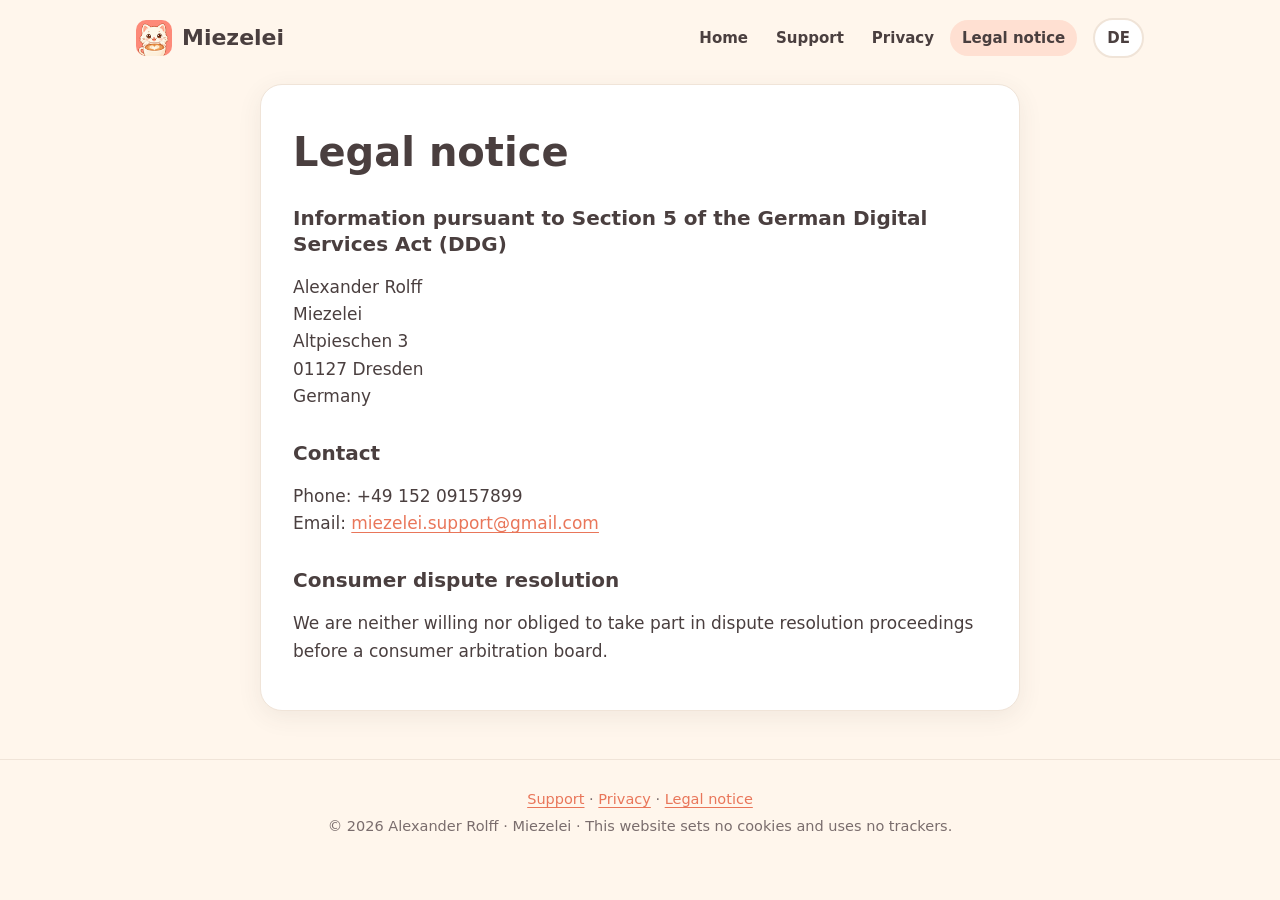
<file: en/legal-notice/index.html>
<!doctype html>
<html lang="en">
<head>
<meta charset="utf-8">
<meta name="viewport" content="width=device-width, initial-scale=1">
<title>Legal notice – Miezelei</title>
<meta name="description" content="Legal notice for the Miezelei app.">
<meta name="theme-color" content="#FFF6EC">
<link rel="canonical" href="https://miezelei.github.io/en/legal-notice/">
<link rel="alternate" hreflang="de" href="https://miezelei.github.io/impressum/">
<link rel="alternate" hreflang="en" href="https://miezelei.github.io/en/legal-notice/">
<link rel="icon" type="image/png" href="/assets/img/favicon-64.png">
<link rel="apple-touch-icon" href="/assets/img/apple-touch-icon.png">
<link rel="stylesheet" href="/assets/style.css">
</head>
<body>
<a class="skip" href="#inhalt">Skip to content</a>
<header class="top">
  <a class="brand" href="/en/"><img src="/assets/img/favicon-64.png" alt="" width="36" height="36"><span>Miezelei</span></a>
  <nav aria-label="Main menu"><a href="/en/">Home</a><a href="/en/support/">Support</a><a href="/en/privacy/">Privacy</a><a href="/en/legal-notice/" aria-current="page">Legal notice</a></nav>
  <a class="lang" href="/impressum/" hreflang="de" lang="de" aria-label="Deutsch">DE</a>
</header>
<main id="inhalt" class="">
<article class="page legal">
<h1>Legal notice</h1>
<h2 id="information-pursuant-to-section-5-of-the-german-digital-services-act-ddg">Information pursuant to Section 5 of the German Digital Services Act (DDG)</h2>
<p>Alexander Rolff<br>Miezelei<br>Altpieschen 3<br>01127 Dresden<br>Germany</p>
<h2 id="contact">Contact</h2>
<p>Phone: +49 152 09157899<br>Email: <a href="mailto:miezelei.support@gmail.com">miezelei.support@gmail.com</a></p>
<h2 id="consumer-dispute-resolution">Consumer dispute resolution</h2>
<p>We are neither willing nor obliged to take part in dispute resolution proceedings before a consumer arbitration board.</p>
</article>
</main>
<footer>
  <p><a href="/en/support/">Support</a> · <a href="/en/privacy/">Privacy</a> · <a href="/en/legal-notice/">Legal notice</a></p>
  <p>© 2026 Alexander Rolff · Miezelei · This website sets no cookies and uses no trackers.</p>
</footer>
</body>
</html>
</file>
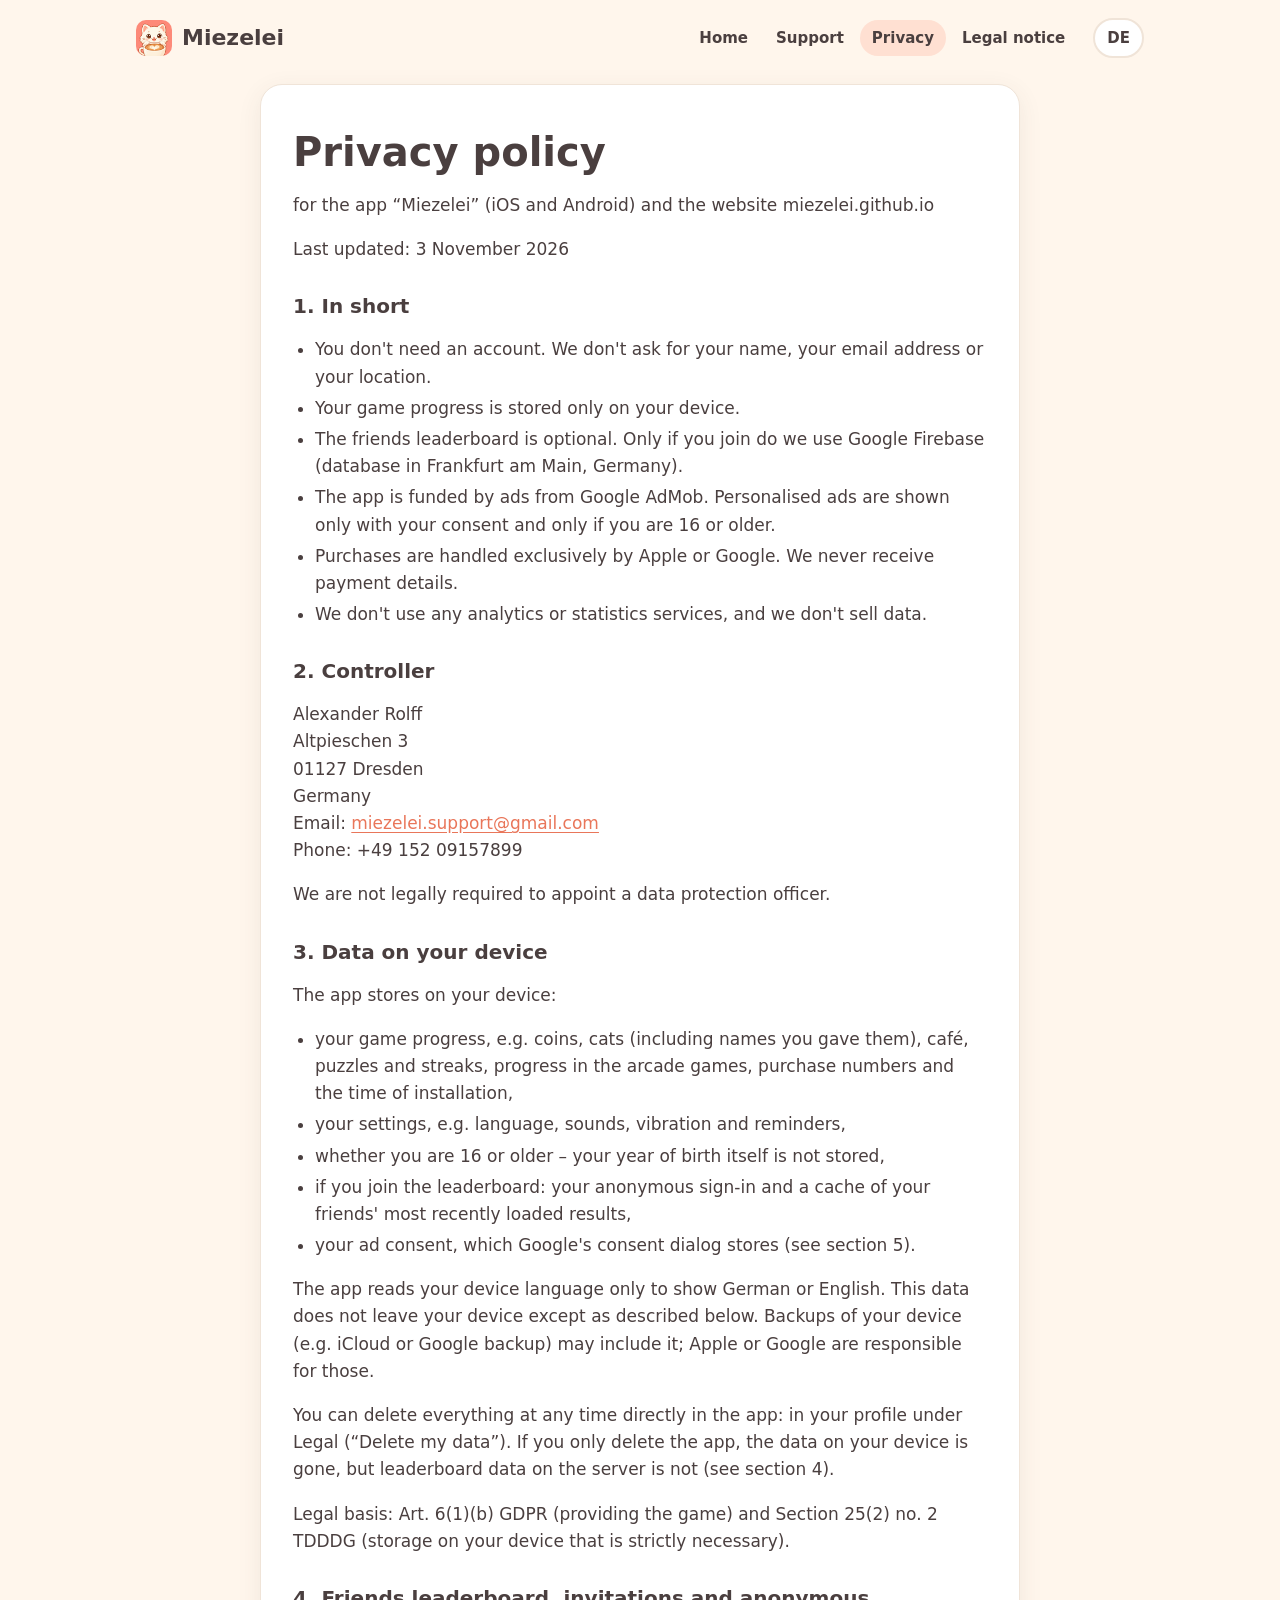
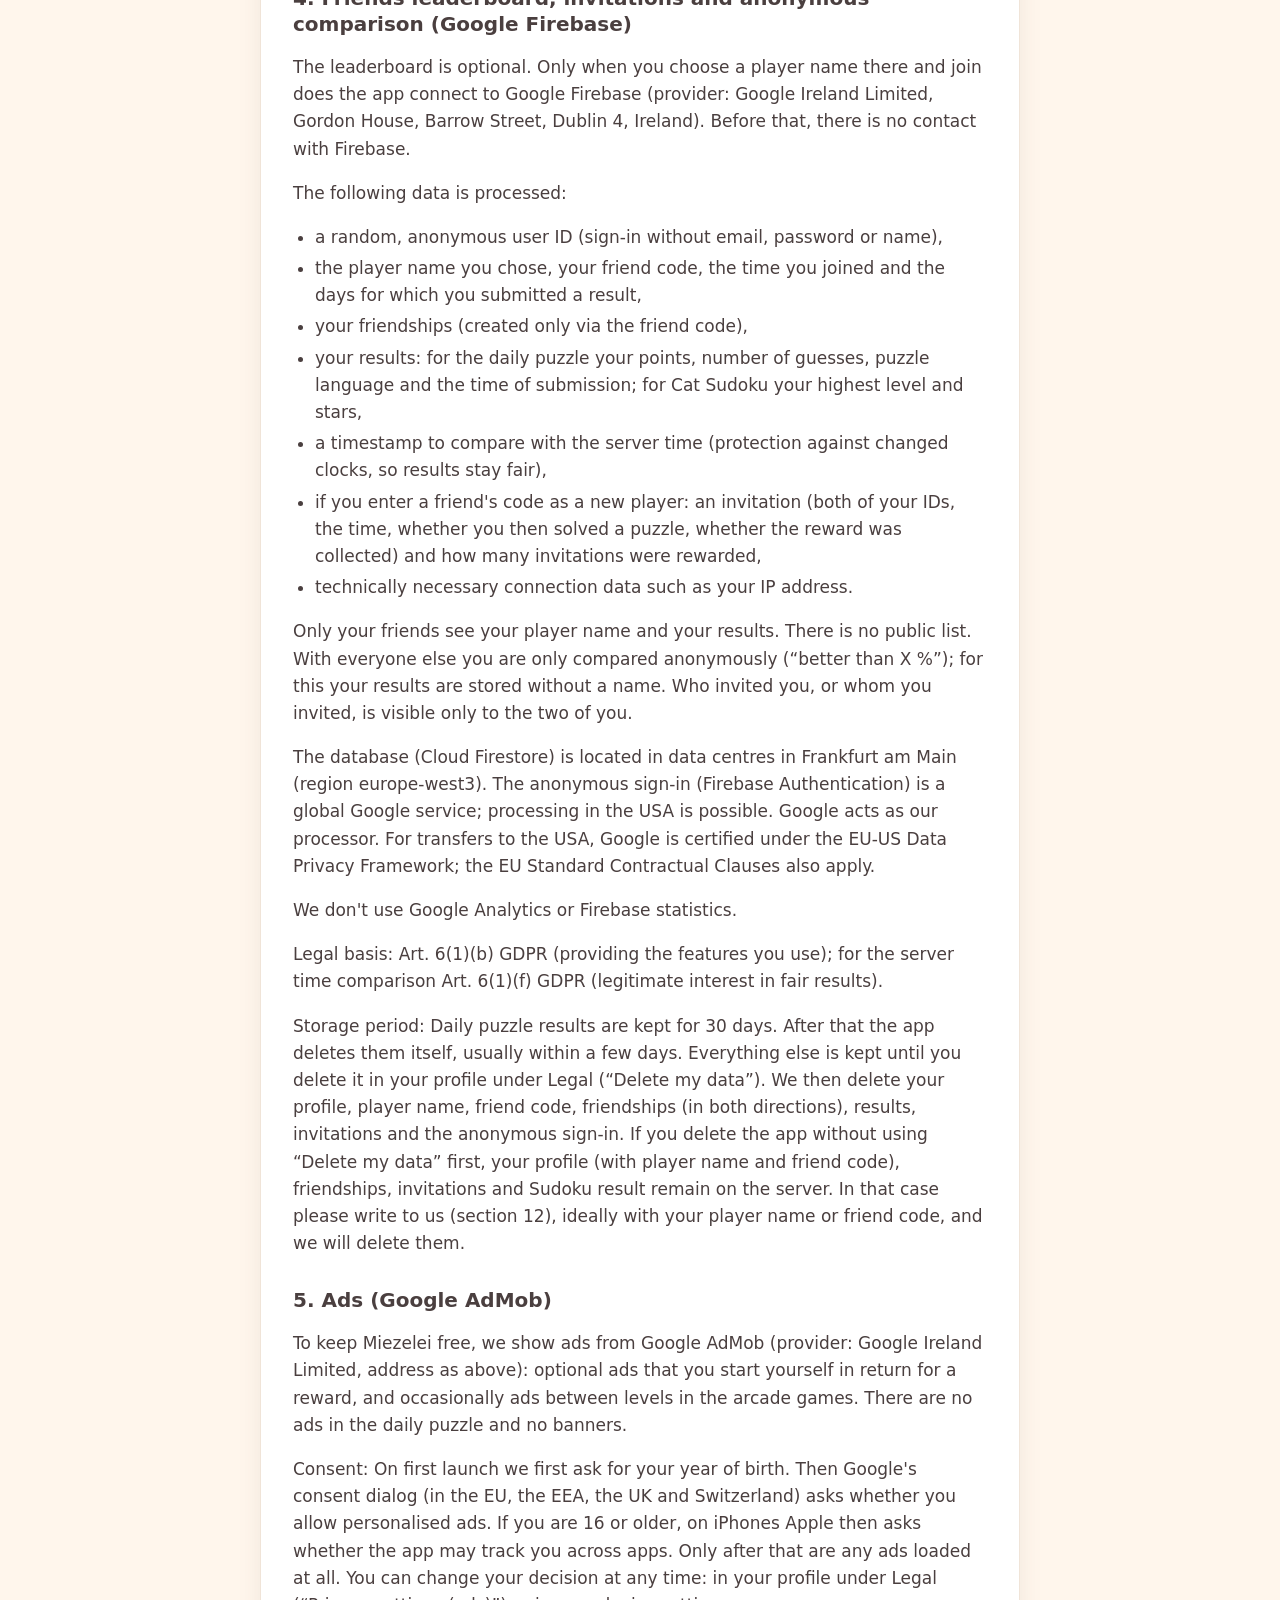
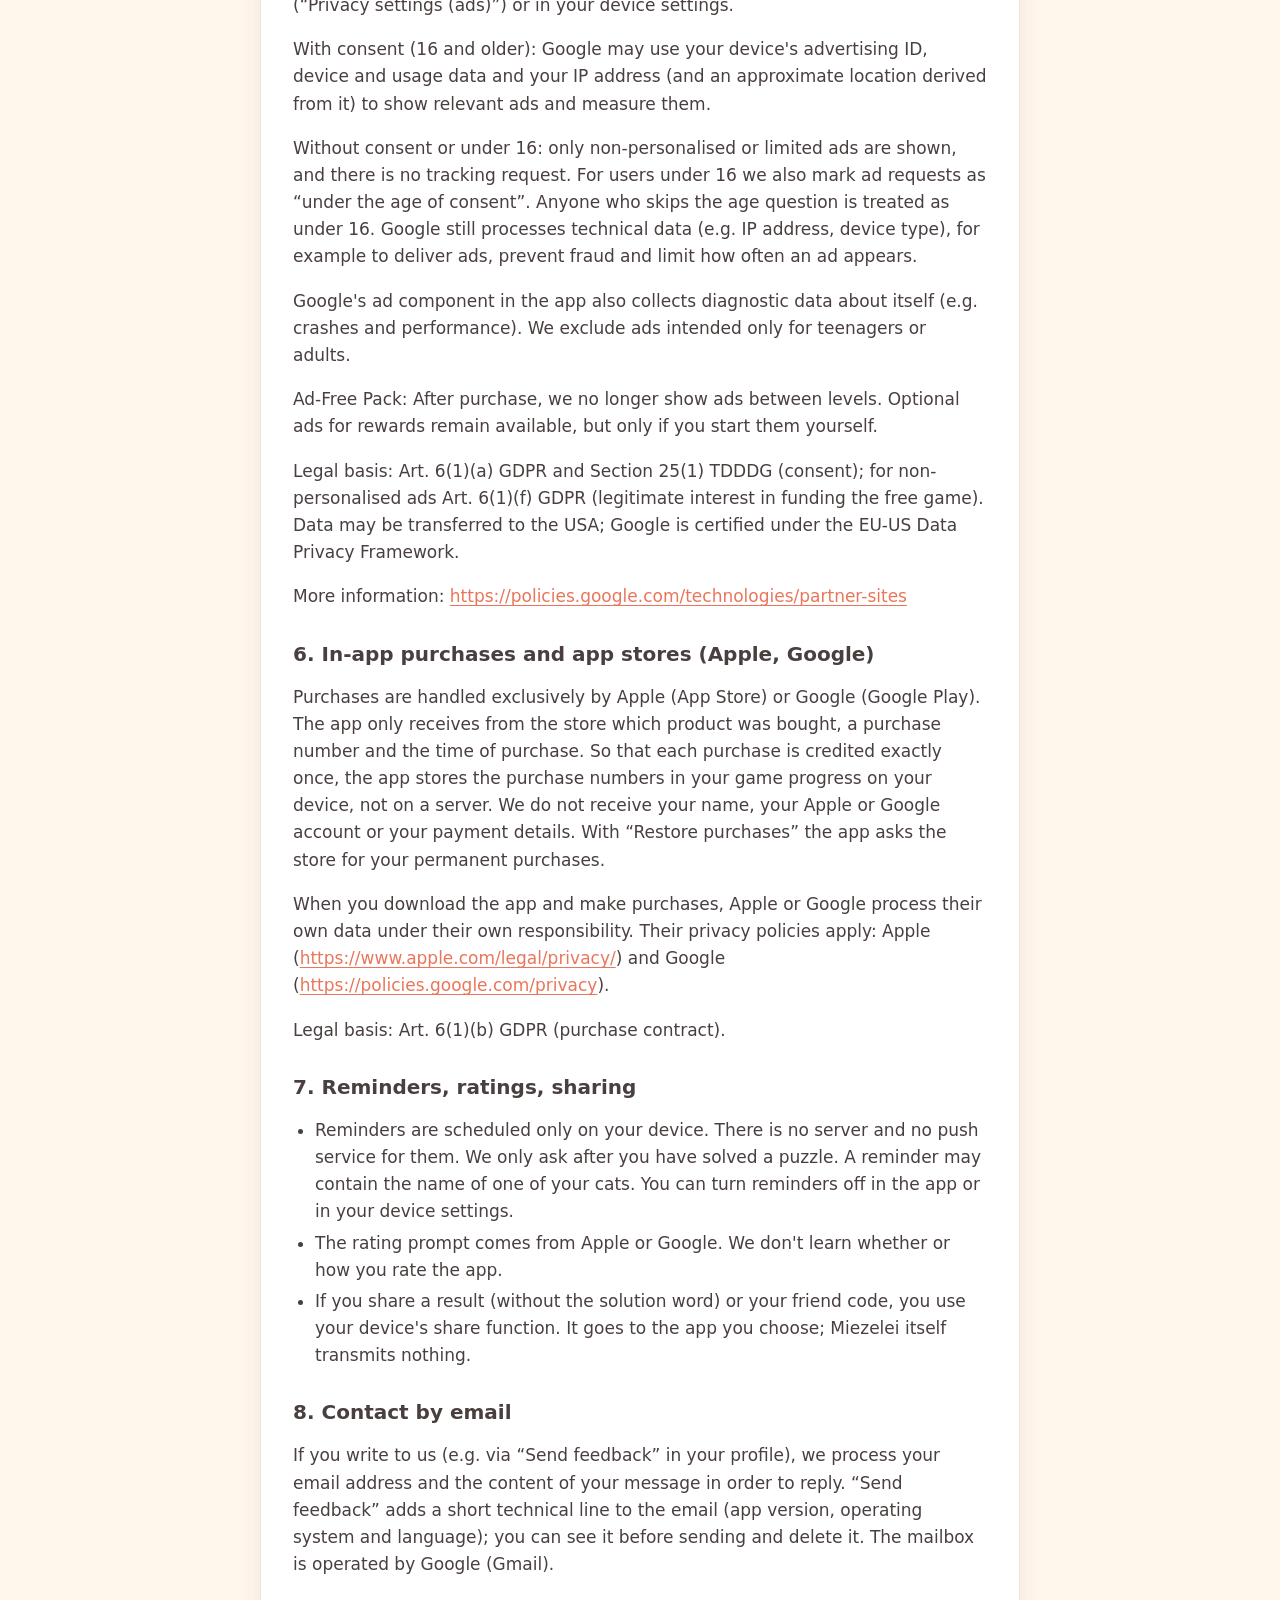
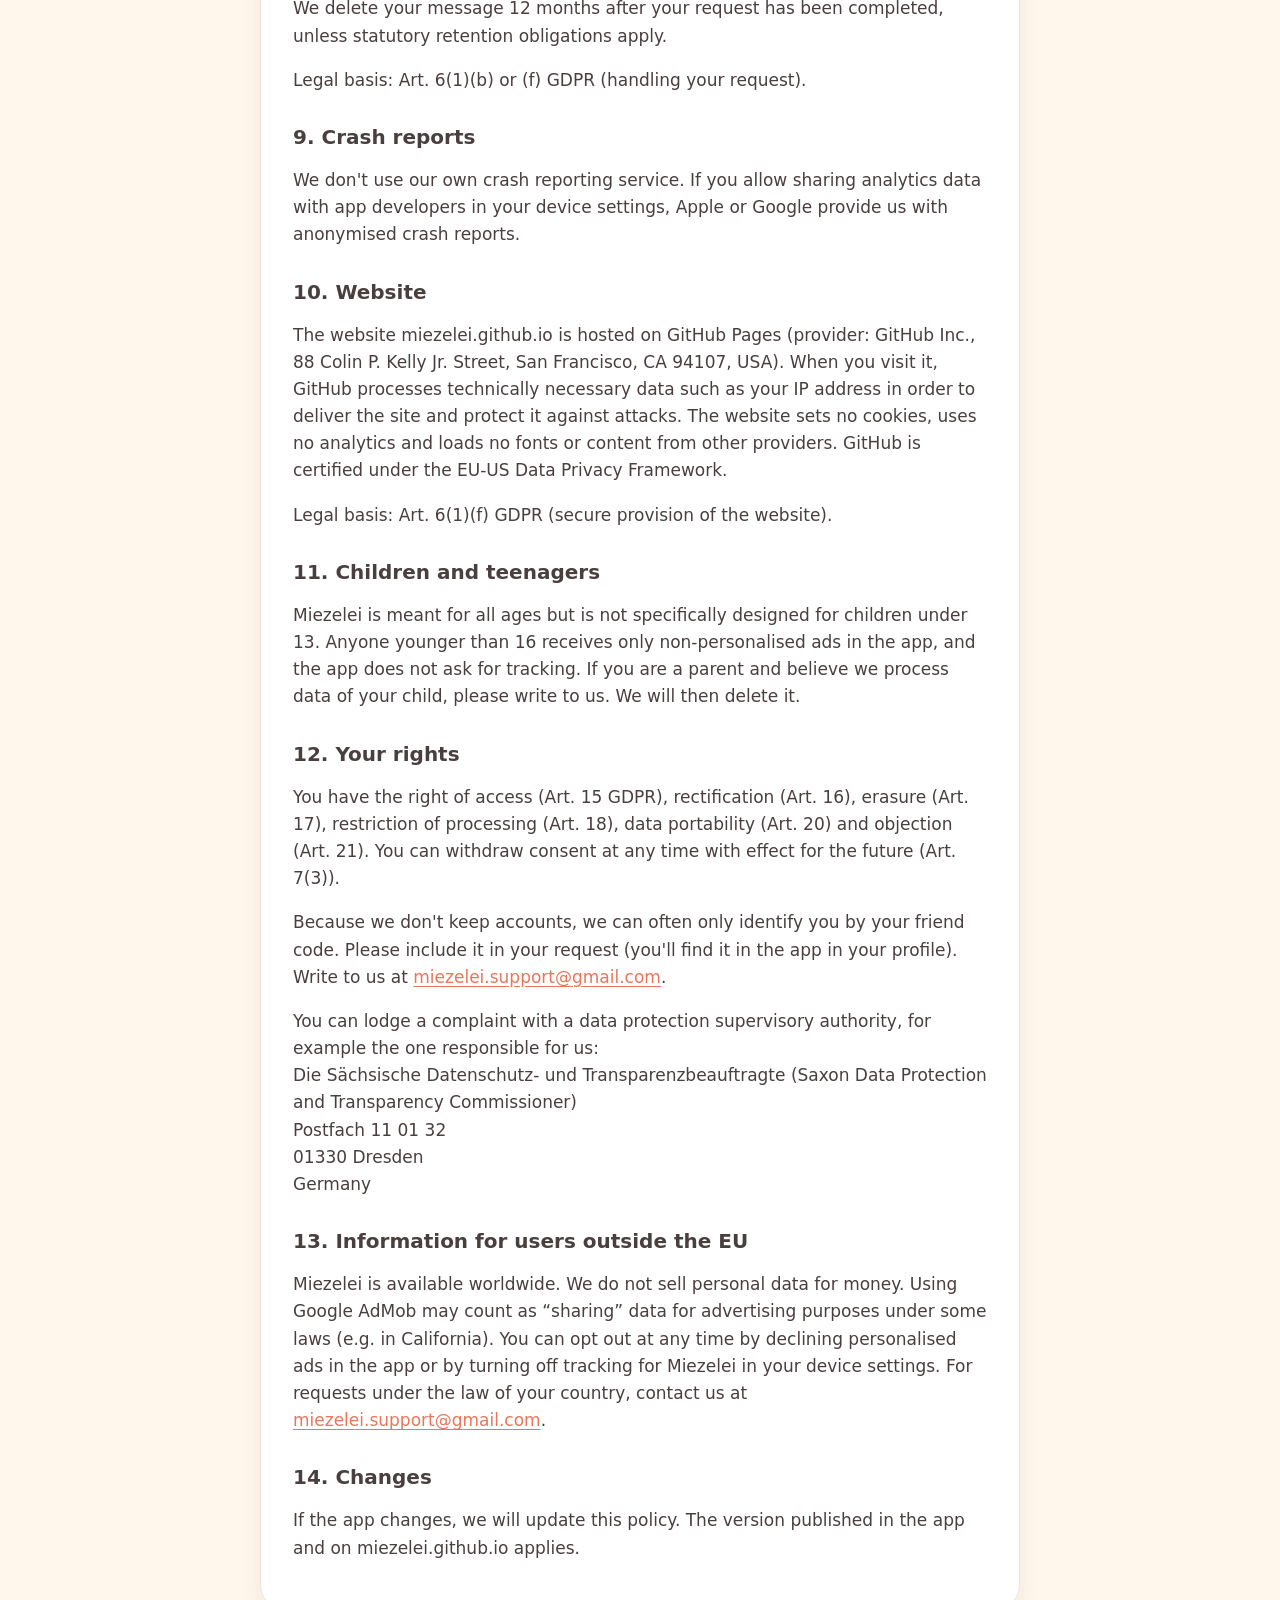
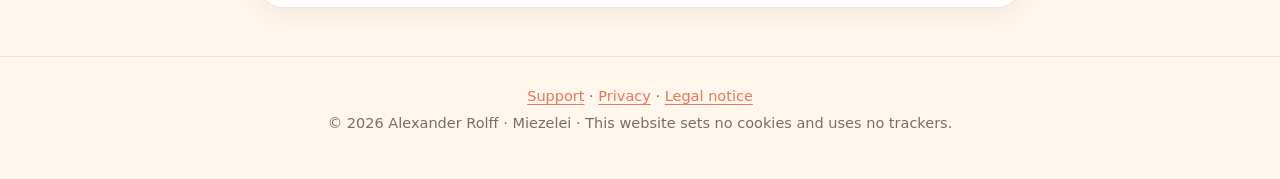
<file: en/privacy/index.html>
<!doctype html>
<html lang="en">
<head>
<meta charset="utf-8">
<meta name="viewport" content="width=device-width, initial-scale=1">
<title>Privacy policy – Miezelei</title>
<meta name="description" content="Privacy policy for the Miezelei app and miezelei.github.io.">
<meta name="theme-color" content="#FFF6EC">
<link rel="canonical" href="https://miezelei.github.io/en/privacy/">
<link rel="alternate" hreflang="de" href="https://miezelei.github.io/datenschutz/">
<link rel="alternate" hreflang="en" href="https://miezelei.github.io/en/privacy/">
<link rel="icon" type="image/png" href="/assets/img/favicon-64.png">
<link rel="apple-touch-icon" href="/assets/img/apple-touch-icon.png">
<link rel="stylesheet" href="/assets/style.css">
</head>
<body>
<a class="skip" href="#inhalt">Skip to content</a>
<header class="top">
  <a class="brand" href="/en/"><img src="/assets/img/favicon-64.png" alt="" width="36" height="36"><span>Miezelei</span></a>
  <nav aria-label="Main menu"><a href="/en/">Home</a><a href="/en/support/">Support</a><a href="/en/privacy/" aria-current="page">Privacy</a><a href="/en/legal-notice/">Legal notice</a></nav>
  <a class="lang" href="/datenschutz/" hreflang="de" lang="de" aria-label="Deutsch">DE</a>
</header>
<main id="inhalt" class="">
<article class="page legal">
<h1>Privacy policy</h1>
<p>for the app “Miezelei” (iOS and Android) and the website miezelei.github.io</p>
<p>Last updated: 3 November 2026</p>
<h2 id="1-in-short">1. In short</h2>
<ul><li>You don't need an account. We don't ask for your name, your email address or your location.</li><li>Your game progress is stored only on your device.</li><li>The friends leaderboard is optional. Only if you join do we use Google Firebase (database in Frankfurt am Main, Germany).</li><li>The app is funded by ads from Google AdMob. Personalised ads are shown only with your consent and only if you are 16 or older.</li><li>Purchases are handled exclusively by Apple or Google. We never receive payment details.</li><li>We don't use any analytics or statistics services, and we don't sell data.</li></ul>
<h2 id="2-controller">2. Controller</h2>
<p>Alexander Rolff<br>Altpieschen 3<br>01127 Dresden<br>Germany<br>Email: <a href="mailto:miezelei.support@gmail.com">miezelei.support@gmail.com</a><br>Phone: +49 152 09157899</p>
<p>We are not legally required to appoint a data protection officer.</p>
<h2 id="3-data-on-your-device">3. Data on your device</h2>
<p>The app stores on your device:</p>
<ul><li>your game progress, e.g. coins, cats (including names you gave them), café, puzzles and streaks, progress in the arcade games, purchase numbers and the time of installation,</li><li>your settings, e.g. language, sounds, vibration and reminders,</li><li>whether you are 16 or older – your year of birth itself is not stored,</li><li>if you join the leaderboard: your anonymous sign-in and a cache of your friends' most recently loaded results,</li><li>your ad consent, which Google's consent dialog stores (see section 5).</li></ul>
<p>The app reads your device language only to show German or English. This data does not leave your device except as described below. Backups of your device (e.g. iCloud or Google backup) may include it; Apple or Google are responsible for those.</p>
<p>You can delete everything at any time directly in the app: in your profile under Legal (“Delete my data”). If you only delete the app, the data on your device is gone, but leaderboard data on the server is not (see section 4).</p>
<p>Legal basis: Art. 6(1)(b) GDPR (providing the game) and Section 25(2) no. 2 TDDDG (storage on your device that is strictly necessary).</p>
<h2 id="4-friends-leaderboard-invitations-and-anonymous-comparison-google-firebase">4. Friends leaderboard, invitations and anonymous comparison (Google Firebase)</h2>
<p>The leaderboard is optional. Only when you choose a player name there and join does the app connect to Google Firebase (provider: Google Ireland Limited, Gordon House, Barrow Street, Dublin 4, Ireland). Before that, there is no contact with Firebase.</p>
<p>The following data is processed:</p>
<ul><li>a random, anonymous user ID (sign-in without email, password or name),</li><li>the player name you chose, your friend code, the time you joined and the days for which you submitted a result,</li><li>your friendships (created only via the friend code),</li><li>your results: for the daily puzzle your points, number of guesses, puzzle language and the time of submission; for Cat Sudoku your highest level and stars,</li><li>a timestamp to compare with the server time (protection against changed clocks, so results stay fair),</li><li>if you enter a friend's code as a new player: an invitation (both of your IDs, the time, whether you then solved a puzzle, whether the reward was collected) and how many invitations were rewarded,</li><li>technically necessary connection data such as your IP address.</li></ul>
<p>Only your friends see your player name and your results. There is no public list. With everyone else you are only compared anonymously (“better than X %”); for this your results are stored without a name. Who invited you, or whom you invited, is visible only to the two of you.</p>
<p>The database (Cloud Firestore) is located in data centres in Frankfurt am Main (region europe-west3). The anonymous sign-in (Firebase Authentication) is a global Google service; processing in the USA is possible. Google acts as our processor. For transfers to the USA, Google is certified under the EU-US Data Privacy Framework; the EU Standard Contractual Clauses also apply.</p>
<p>We don't use Google Analytics or Firebase statistics.</p>
<p>Legal basis: Art. 6(1)(b) GDPR (providing the features you use); for the server time comparison Art. 6(1)(f) GDPR (legitimate interest in fair results).</p>
<p>Storage period: Daily puzzle results are kept for 30 days. After that the app deletes them itself, usually within a few days. Everything else is kept until you delete it in your profile under Legal (“Delete my data”). We then delete your profile, player name, friend code, friendships (in both directions), results, invitations and the anonymous sign-in. If you delete the app without using “Delete my data” first, your profile (with player name and friend code), friendships, invitations and Sudoku result remain on the server. In that case please write to us (section 12), ideally with your player name or friend code, and we will delete them.</p>
<h2 id="5-ads-google-admob">5. Ads (Google AdMob)</h2>
<p>To keep Miezelei free, we show ads from Google AdMob (provider: Google Ireland Limited, address as above): optional ads that you start yourself in return for a reward, and occasionally ads between levels in the arcade games. There are no ads in the daily puzzle and no banners.</p>
<p>Consent: On first launch we first ask for your year of birth. Then Google's consent dialog (in the EU, the EEA, the UK and Switzerland) asks whether you allow personalised ads. If you are 16 or older, on iPhones Apple then asks whether the app may track you across apps. Only after that are any ads loaded at all. You can change your decision at any time: in your profile under Legal (“Privacy settings (ads)”) or in your device settings.</p>
<p>With consent (16 and older): Google may use your device's advertising ID, device and usage data and your IP address (and an approximate location derived from it) to show relevant ads and measure them.</p>
<p>Without consent or under 16: only non-personalised or limited ads are shown, and there is no tracking request. For users under 16 we also mark ad requests as “under the age of consent”. Anyone who skips the age question is treated as under 16. Google still processes technical data (e.g. IP address, device type), for example to deliver ads, prevent fraud and limit how often an ad appears.</p>
<p>Google's ad component in the app also collects diagnostic data about itself (e.g. crashes and performance). We exclude ads intended only for teenagers or adults.</p>
<p>Ad-Free Pack: After purchase, we no longer show ads between levels. Optional ads for rewards remain available, but only if you start them yourself.</p>
<p>Legal basis: Art. 6(1)(a) GDPR and Section 25(1) TDDDG (consent); for non-personalised ads Art. 6(1)(f) GDPR (legitimate interest in funding the free game). Data may be transferred to the USA; Google is certified under the EU-US Data Privacy Framework.</p>
<p>More information: <a href="https://policies.google.com/technologies/partner-sites">https://policies.google.com/technologies/partner-sites</a></p>
<h2 id="6-in-app-purchases-and-app-stores-apple-google">6. In-app purchases and app stores (Apple, Google)</h2>
<p>Purchases are handled exclusively by Apple (App Store) or Google (Google Play). The app only receives from the store which product was bought, a purchase number and the time of purchase. So that each purchase is credited exactly once, the app stores the purchase numbers in your game progress on your device, not on a server. We do not receive your name, your Apple or Google account or your payment details. With “Restore purchases” the app asks the store for your permanent purchases.</p>
<p>When you download the app and make purchases, Apple or Google process their own data under their own responsibility. Their privacy policies apply: Apple (<a href="https://www.apple.com/legal/privacy/">https://www.apple.com/legal/privacy/</a>) and Google (<a href="https://policies.google.com/privacy">https://policies.google.com/privacy</a>).</p>
<p>Legal basis: Art. 6(1)(b) GDPR (purchase contract).</p>
<h2 id="7-reminders-ratings-sharing">7. Reminders, ratings, sharing</h2>
<ul><li>Reminders are scheduled only on your device. There is no server and no push service for them. We only ask after you have solved a puzzle. A reminder may contain the name of one of your cats. You can turn reminders off in the app or in your device settings.</li><li>The rating prompt comes from Apple or Google. We don't learn whether or how you rate the app.</li><li>If you share a result (without the solution word) or your friend code, you use your device's share function. It goes to the app you choose; Miezelei itself transmits nothing.</li></ul>
<h2 id="8-contact-by-email">8. Contact by email</h2>
<p>If you write to us (e.g. via “Send feedback” in your profile), we process your email address and the content of your message in order to reply. “Send feedback” adds a short technical line to the email (app version, operating system and language); you can see it before sending and delete it. The mailbox is operated by Google (Gmail).</p>
<p>We delete your message 12 months after your request has been completed, unless statutory retention obligations apply.</p>
<p>Legal basis: Art. 6(1)(b) or (f) GDPR (handling your request).</p>
<h2 id="9-crash-reports">9. Crash reports</h2>
<p>We don't use our own crash reporting service. If you allow sharing analytics data with app developers in your device settings, Apple or Google provide us with anonymised crash reports.</p>
<h2 id="10-website">10. Website</h2>
<p>The website miezelei.github.io is hosted on GitHub Pages (provider: GitHub Inc., 88 Colin P. Kelly Jr. Street, San Francisco, CA 94107, USA). When you visit it, GitHub processes technically necessary data such as your IP address in order to deliver the site and protect it against attacks. The website sets no cookies, uses no analytics and loads no fonts or content from other providers. GitHub is certified under the EU-US Data Privacy Framework.</p>
<p>Legal basis: Art. 6(1)(f) GDPR (secure provision of the website).</p>
<h2 id="11-children-and-teenagers">11. Children and teenagers</h2>
<p>Miezelei is meant for all ages but is not specifically designed for children under 13. Anyone younger than 16 receives only non-personalised ads in the app, and the app does not ask for tracking. If you are a parent and believe we process data of your child, please write to us. We will then delete it.</p>
<h2 id="12-your-rights">12. Your rights</h2>
<p>You have the right of access (Art. 15 GDPR), rectification (Art. 16), erasure (Art. 17), restriction of processing (Art. 18), data portability (Art. 20) and objection (Art. 21). You can withdraw consent at any time with effect for the future (Art. 7(3)).</p>
<p>Because we don't keep accounts, we can often only identify you by your friend code. Please include it in your request (you'll find it in the app in your profile). Write to us at <a href="mailto:miezelei.support@gmail.com">miezelei.support@gmail.com</a>.</p>
<p>You can lodge a complaint with a data protection supervisory authority, for example the one responsible for us:<br>Die Sächsische Datenschutz- und Transparenzbeauftragte (Saxon Data Protection and Transparency Commissioner)<br>Postfach 11 01 32<br>01330 Dresden<br>Germany</p>
<h2 id="13-information-for-users-outside-the-eu">13. Information for users outside the EU</h2>
<p>Miezelei is available worldwide. We do not sell personal data for money. Using Google AdMob may count as “sharing” data for advertising purposes under some laws (e.g. in California). You can opt out at any time by declining personalised ads in the app or by turning off tracking for Miezelei in your device settings. For requests under the law of your country, contact us at <a href="mailto:miezelei.support@gmail.com">miezelei.support@gmail.com</a>.</p>
<h2 id="14-changes">14. Changes</h2>
<p>If the app changes, we will update this policy. The version published in the app and on miezelei.github.io applies.</p>
</article>
</main>
<footer>
  <p><a href="/en/support/">Support</a> · <a href="/en/privacy/">Privacy</a> · <a href="/en/legal-notice/">Legal notice</a></p>
  <p>© 2026 Alexander Rolff · Miezelei · This website sets no cookies and uses no trackers.</p>
</footer>
</body>
</html>
</file>
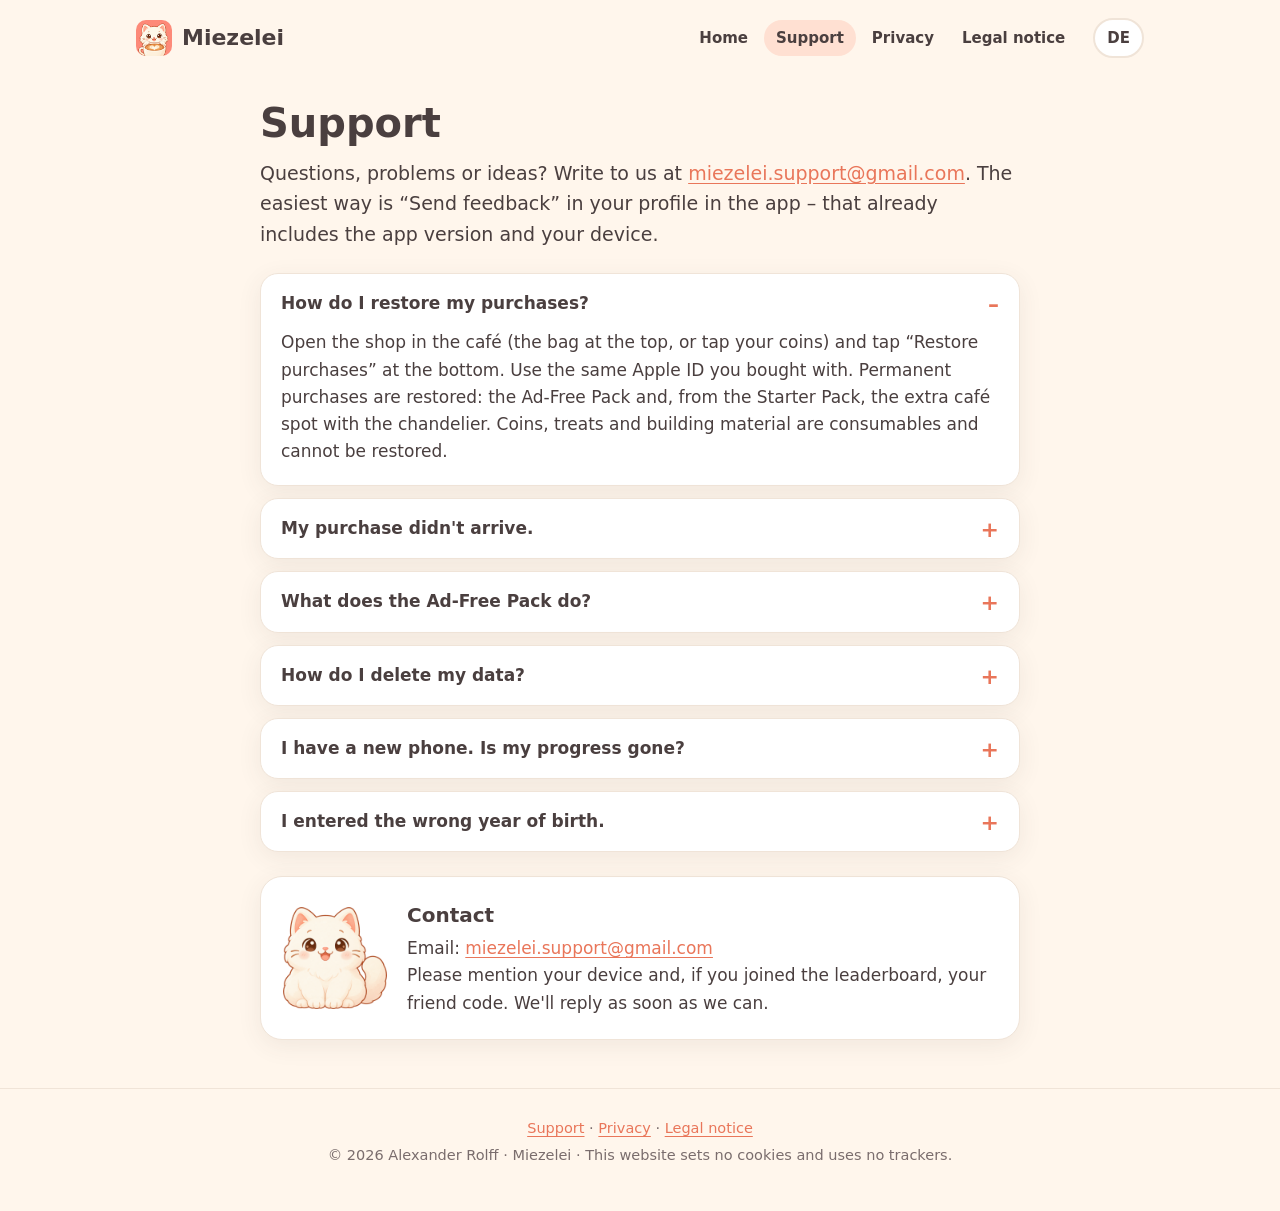
<file: en/support/index.html>
<!doctype html>
<html lang="en">
<head>
<meta charset="utf-8">
<meta name="viewport" content="width=device-width, initial-scale=1">
<title>Support – Miezelei</title>
<meta name="description" content="Help with Miezelei: restoring purchases, deleting your data, the Ad-Free Pack and contact.">
<meta name="theme-color" content="#FFF6EC">
<link rel="canonical" href="https://miezelei.github.io/en/support/">
<link rel="alternate" hreflang="de" href="https://miezelei.github.io/support/">
<link rel="alternate" hreflang="en" href="https://miezelei.github.io/en/support/">
<link rel="icon" type="image/png" href="/assets/img/favicon-64.png">
<link rel="apple-touch-icon" href="/assets/img/apple-touch-icon.png">
<link rel="stylesheet" href="/assets/style.css">
</head>
<body>
<a class="skip" href="#inhalt">Skip to content</a>
<header class="top">
  <a class="brand" href="/en/"><img src="/assets/img/favicon-64.png" alt="" width="36" height="36"><span>Miezelei</span></a>
  <nav aria-label="Main menu"><a href="/en/">Home</a><a href="/en/support/" aria-current="page">Support</a><a href="/en/privacy/">Privacy</a><a href="/en/legal-notice/">Legal notice</a></nav>
  <a class="lang" href="/support/" hreflang="de" lang="de" aria-label="Deutsch">DE</a>
</header>
<main id="inhalt" class="">
<div class="page">
<h1>Support</h1>
<p class="lead">Questions, problems or ideas? Write to us at <a href="mailto:miezelei.support@gmail.com">miezelei.support@gmail.com</a>. The easiest way is “Send feedback” in your profile in the app – that already includes the app version and your device.</p>
<div class="faq">
<details open><summary>How do I restore my purchases?</summary><p>Open the shop in the café (the bag at the top, or tap your coins) and tap “Restore purchases” at the bottom. Use the same Apple ID you bought with. Permanent purchases are restored: the Ad-Free Pack and, from the Starter Pack, the extra café spot with the chandelier. Coins, treats and building material are consumables and cannot be restored.</p></details>
<details><summary>My purchase didn't arrive.</summary><p>Close the app completely and open it again: pending purchases are credited on start. If a purchase is still waiting for approval (e.g. Ask to Buy in Family Sharing), it arrives as soon as it's approved. If that doesn't help, write to us. Refunds can only be issued by Apple: <a href="https://reportaproblem.apple.com">reportaproblem.apple.com</a>.</p></details>
<details><summary>What does the Ad-Free Pack do?</summary><p>It turns off the ads that appear in the arcade games after every second level and gives you a one-time bonus of 1,000 coins. You can still watch optional ads for rewards (e.g. a hint) – they only play when you tap them. The daily puzzle never has ads anyway.</p></details>
<details><summary>How do I delete my data?</summary><p>In the app, in your profile under Legal: “Delete my data”. This deletes your progress on your device and – if you joined the leaderboard – your player name, friends and entries on the server. If you've already deleted the app, write to us with your player name or friend code and we'll delete the server data for you. More in the <a href="/en/privacy/">privacy policy</a>.</p></details>
<details><summary>I have a new phone. Is my progress gone?</summary><p>Your progress is stored only on your device; there is no account. If you set up your new device from a backup or by transferring from your old device, your progress usually comes along. Permanent purchases come back via “Restore purchases”.</p></details>
<details><summary>I entered the wrong year of birth.</summary><p>No problem: you can enter your age again at any time in your profile under Legal.</p></details>
</div>
<section class="card contact">
  <img src="/assets/img/bisou.png" alt="" width="104" height="102">
  <div><h2>Contact</h2><p>Email: <a href="mailto:miezelei.support@gmail.com">miezelei.support@gmail.com</a><br>Please mention your device and, if you joined the leaderboard, your friend code. We'll reply as soon as we can.</p></div>
</section>
</div>
</main>
<footer>
  <p><a href="/en/support/">Support</a> · <a href="/en/privacy/">Privacy</a> · <a href="/en/legal-notice/">Legal notice</a></p>
  <p>© 2026 Alexander Rolff · Miezelei · This website sets no cookies and uses no trackers.</p>
</footer>
</body>
</html>
</file>
<file: assets/style.css>
/* Miezelei – Farben wie in der App (src/theme/colors.js), nur Systemschriften, keine externen Dateien */
:root {
  --background: #FFF6EC;
  --surface: #FFFFFF;
  --surface-alt: #FFF1E2;
  --primary: #FF9E80;
  --primary-dark: #E9765A;
  --primary-muted: #FFE0D2;
  --secondary: #8FD3B6;
  --secondary-muted: #E1F3EC;
  --gold: #F6C453;
  --gold-muted: #FDF0CE;
  --text: #4A3F3F;
  --text-muted: #7A6D6D;
  --border: #F0E4D8;
  --shadow: 0 6px 24px rgba(74, 63, 63, 0.08);
  --radius: 22px;
  --font: ui-rounded, "SF Pro Rounded", -apple-system, BlinkMacSystemFont, system-ui, "Segoe UI", Roboto, "Helvetica Neue", Arial, sans-serif;
}

* { box-sizing: border-box; }
html { -webkit-text-size-adjust: 100%; }
body {
  margin: 0;
  background: var(--background);
  color: var(--text);
  font-family: var(--font);
  font-size: 17px;
  line-height: 1.6;
}
img { max-width: 100%; height: auto; }
a { color: var(--primary-dark); text-underline-offset: 3px; }
a:hover { color: var(--text); }
:focus-visible { outline: 3px solid var(--secondary); outline-offset: 2px; border-radius: 6px; }

.skip { position: absolute; left: -999px; top: 8px; background: var(--surface); padding: 8px 14px; border-radius: 12px; }
.skip:focus { left: 16px; z-index: 10; }

/* Kopfzeile */
.top {
  display: flex; align-items: center; gap: 16px;
  max-width: 1040px; margin: 0 auto; padding: 18px 16px;
}
.brand { display: flex; align-items: center; gap: 10px; font-weight: 800; font-size: 22px; color: var(--text); text-decoration: none; }
.brand img { border-radius: 10px; }
.top nav { display: flex; flex-wrap: wrap; gap: 4px; margin-left: auto; }
.top nav a, .lang {
  padding: 6px 12px; border-radius: 999px; color: var(--text); text-decoration: none; font-weight: 600; font-size: 15px;
}
.top nav a:hover { background: var(--surface-alt); }
.top nav a[aria-current="page"] { background: var(--primary-muted); }
.lang { background: var(--surface); border: 2px solid var(--border); }
.lang:hover { border-color: var(--primary); }

main { max-width: 1040px; margin: 0 auto; padding: 8px 16px 48px; }

/* Startseite */
.hero { display: grid; grid-template-columns: 1.15fr 1fr; gap: 32px; align-items: center; padding: 24px 0 40px; }
.eyebrow { margin: 0; color: var(--primary-dark); font-weight: 700; letter-spacing: 0.02em; }
.hero h1 { display: flex; align-items: center; gap: 16px; margin: 6px 0 12px; font-size: clamp(40px, 7vw, 64px); line-height: 1.05; }
.hero-icon { border-radius: 18px; box-shadow: var(--shadow); width: 72px; height: 72px; }
.lead { font-size: 19px; margin: 0 0 22px; }
.cta { margin: 0 0 10px; }
.button {
  display: inline-block; padding: 14px 26px; border-radius: 999px; background: var(--primary); color: #fff;
  font-weight: 700; text-decoration: none; box-shadow: var(--shadow);
}
.button:hover { background: var(--primary-dark); color: #fff; }
.button.soon { background: var(--surface); color: var(--text); border: 2px dashed var(--primary); box-shadow: none; }
.facts { color: var(--text-muted); font-size: 15px; margin: 0; }

.hero-cat { position: relative; margin: 0; text-align: center; }
.hero-cat img { width: min(100%, 380px); filter: drop-shadow(0 14px 18px rgba(74, 63, 63, 0.12)); }
.bubble {
  position: absolute; z-index: 1; top: 2%; right: 4%; background: var(--surface); padding: 10px 16px; border-radius: 18px;
  font-weight: 700; box-shadow: var(--shadow); font-size: 16px;
}
.bubble::after {
  content: ""; position: absolute; left: 22px; bottom: -9px; border: 10px solid transparent; border-bottom: 0; border-top-color: var(--surface);
}

.card { background: var(--surface); border: 1px solid var(--border); border-radius: var(--radius); padding: 22px; box-shadow: var(--shadow); }
.features { display: grid; grid-template-columns: repeat(4, 1fr); gap: 16px; }
.features .card h2 { font-size: 18px; margin: 8px 0 6px; line-height: 1.3; }
.features .card p { margin: 0; font-size: 15.5px; color: var(--text-muted); }
.icon { display: inline-grid; place-items: center; width: 48px; height: 48px; border-radius: 16px; background: var(--surface-alt); font-size: 26px; }
.features .card:nth-child(2) .icon { background: var(--gold-muted); }
.features .card:nth-child(3) .icon { background: var(--secondary-muted); }
.features .card:nth-child(4) .icon { background: var(--primary-muted); }

.shots { padding: 48px 0 32px; text-align: center; }
.shots h2 { font-size: 26px; margin: 0 0 20px; }
.shot-row { display: flex; justify-content: center; gap: 20px; }
.shot-row img { width: 220px; border-radius: 26px; border: 6px solid var(--surface); box-shadow: var(--shadow); }

.fair { max-width: 680px; margin: 0 auto; }
.fair h2 { margin: 0 0 8px; font-size: 22px; }
.fair ul { margin: 0; padding-left: 0; list-style: none; }
.fair li { padding-left: 30px; position: relative; margin: 6px 0; }
.fair li::before { content: "🐾"; position: absolute; left: 0; font-size: 16px; }

/* Textseiten */
.page { max-width: 760px; margin: 0 auto; }
.page h1 { font-size: clamp(30px, 5vw, 40px); line-height: 1.15; margin: 16px 0 12px; }
.legal { background: var(--surface); border: 1px solid var(--border); border-radius: var(--radius); padding: 28px 32px; box-shadow: var(--shadow); }
.legal h2 { font-size: 20px; margin: 30px 0 8px; line-height: 1.3; }
.legal p, .legal li { overflow-wrap: anywhere; }
.legal ul { padding-left: 22px; }
.legal li { margin: 4px 0; }
.note { background: var(--gold-muted); padding: 12px 16px; border-radius: 14px; }

.faq { display: grid; gap: 12px; margin: 24px 0; }
details { background: var(--surface); border: 1px solid var(--border); border-radius: 18px; padding: 4px 20px; box-shadow: var(--shadow); }
summary { cursor: pointer; font-weight: 700; padding: 12px 0; list-style: none; position: relative; padding-right: 28px; }
summary::-webkit-details-marker { display: none; }
summary::after { content: "+"; position: absolute; right: 0; top: 9px; font-size: 22px; color: var(--primary-dark); }
details[open] summary::after { content: "–"; }
details p { margin: 0 0 16px; }
.contact { display: flex; gap: 20px; align-items: center; }
.contact img { flex: none; }
.contact h2 { margin: 0 0 4px; font-size: 20px; }
.contact p { margin: 0; overflow-wrap: anywhere; }

.notfound { text-align: center; padding-top: 32px; }

footer { border-top: 1px solid var(--border); text-align: center; padding: 24px 16px 40px; color: var(--text-muted); font-size: 14.5px; }
footer p { margin: 4px 0; }

@media (max-width: 860px) {
  .features { grid-template-columns: repeat(2, 1fr); }
}
@media (max-width: 640px) {
  body { font-size: 16px; }
  .top { flex-wrap: wrap; gap: 8px 12px; }
  .top nav { order: 3; width: 100%; margin-left: 0; justify-content: space-between; }
  .top nav { gap: 0; flex-wrap: nowrap; }
  .top nav a { padding: 6px 8px; font-size: 14px; }
  .lang { margin-left: auto; }
  .hero { grid-template-columns: 1fr; gap: 8px; padding-top: 8px; text-align: center; }
  .hero h1 { justify-content: center; }
  .hero-icon { display: none; }
  .hero-cat { order: -1; }
  .hero-cat img { width: 220px; }
  .bubble { right: 4%; font-size: 14px; }
  .features { grid-template-columns: 1fr; }
  .shot-row { overflow-x: auto; justify-content: flex-start; scroll-snap-type: x mandatory; padding-bottom: 8px; }
  .shot-row img { width: 200px; flex: none; scroll-snap-align: center; }
  .legal { padding: 20px 18px; }
  .contact { flex-direction: column; text-align: center; }
}
@media (prefers-reduced-motion: reduce) { * { scroll-behavior: auto !important; } }
</file>
